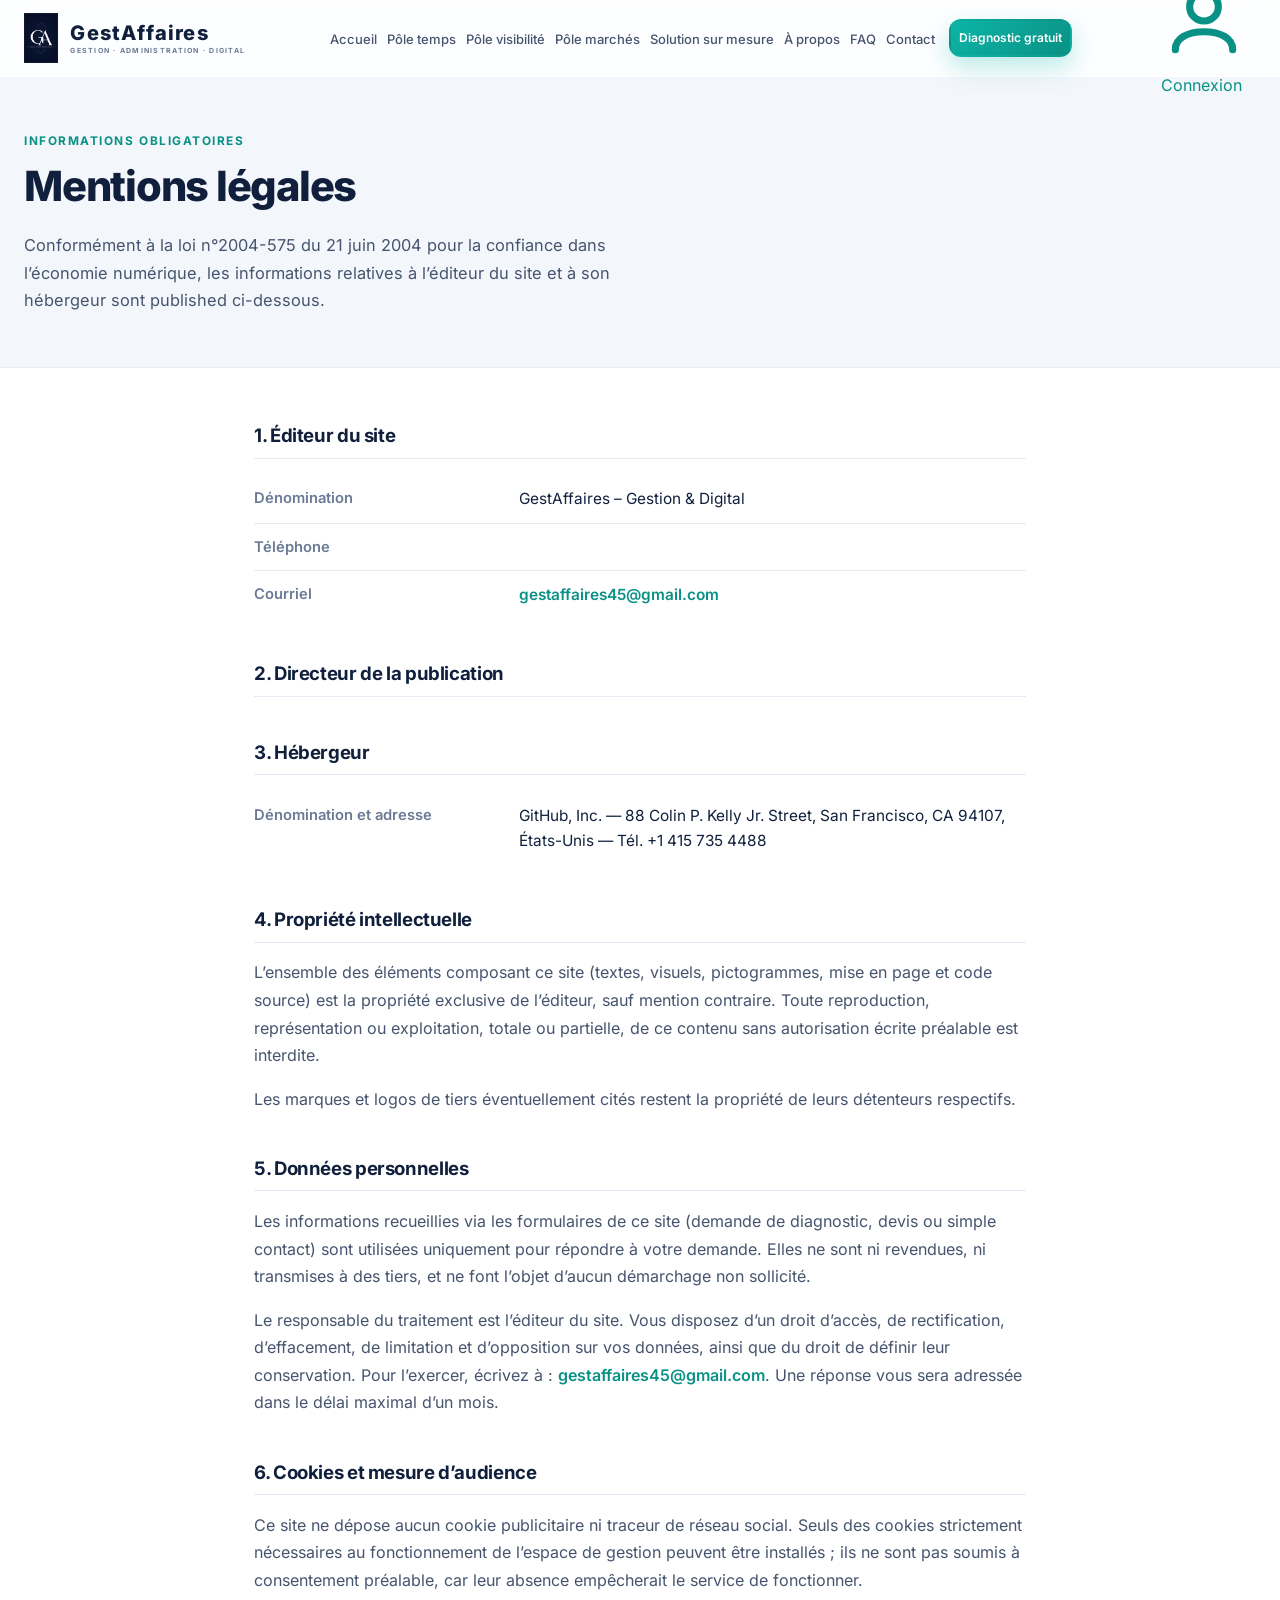
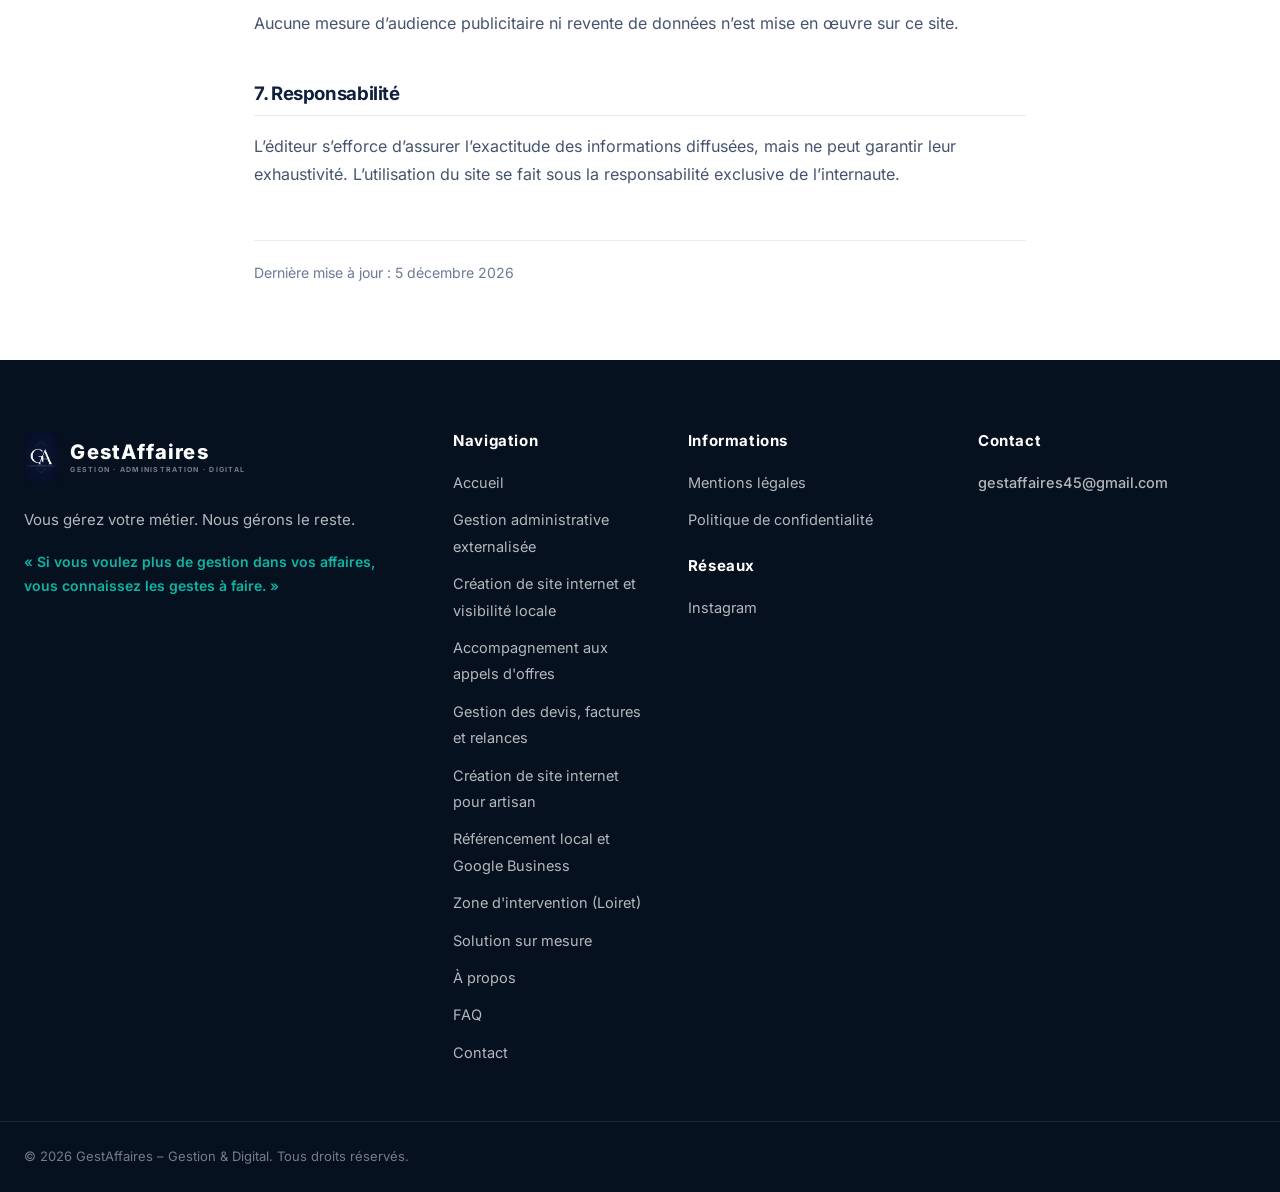
<file: mentions-legales.html>
<!DOCTYPE html>
<html lang="fr">
<head>
<meta charset="UTF-8">
<meta name="viewport" content="width=device-width, initial-scale=1.0">
<title>Mentions l&eacute;gales | GestAffaires</title>
<meta name="description" content="Mentions légales de GestAffaires : identité de l'éditeur, directeur de la publication, hébergeur, propriété intellectuelle et données personnelles.">
<meta name="author" content="GestAffaires">
<meta name="robots" content="index, follow">
<meta name="theme-color" content="#10203c">
<meta name="referrer" content="strict-origin-when-cross-origin">
<link rel="canonical" href="https://gestaffaires.fr/mentions-legales.html">
<meta property="og:type" content="website">
<meta property="og:site_name" content="GestAffaires">
<meta property="og:locale" content="fr_FR">
<meta property="og:title" content="Mentions l&eacute;gales | GestAffaires">
<meta property="og:description" content="Identit&eacute; de l'&eacute;diteur, directeur de la publication, h&eacute;bergeur et traitement des donn&eacute;es personnelles.">
<meta property="og:url" content="https://gestaffaires.fr/mentions-legales.html">
<meta property="og:image" content="https://gestaffaires.fr/assets/og-image.png">
<meta property="og:image:width" content="1200">
<meta property="og:image:height" content="630">
<meta name="twitter:card" content="summary_large_image">
<meta name="twitter:title" content="Mentions l&eacute;gales | GestAffaires">
<meta name="twitter:description" content="Identité de l'éditeur, directeur de la publication, hébergeur et traitement des données personnelles.">
<meta name="twitter:image" content="https://gestaffaires.fr/assets/og-image.png">
<meta name="twitter:image:alt" content="GestAffaires - Mentions l&eacute;gales">
<link rel="icon" type="image/png" sizes="32x32" href="assets/favicon-32.png">
<link rel="apple-touch-icon" sizes="180x180" href="assets/apple-touch-icon.png">
<link rel="preload" href="assets/fonts/inter-latin-var.woff2" as="font" type="font/woff2" crossorigin>
<link rel="stylesheet" href="css/style.css?v=31">
<style>
.legal-hero {
    background: var(--bg-soft);
    border-bottom: 1px solid var(--border);
    padding: calc(var(--header-h) + 56px) 0 52px;
}
.legal-eyebrow {
    font-size: .74rem;
    font-weight: 700;
    letter-spacing: .13em;
    text-transform: uppercase;
    color: var(--teal-dark);
    margin: 0 0 1em;
}
.legal-title {
    font-size: clamp(1.9rem, 5vw, 2.6rem);
    font-weight: 800;
    line-height: 1.15;
    letter-spacing: -.03em;
    color: var(--ink);
    margin: 0 0 .5em;
}
.legal-intro {
    max-width: 62ch;
    font-size: 1.02rem;
    line-height: 1.7;
    color: var(--text);
    margin: 0;
}
.legal-body {
    padding: 56px 0 76px;
}
.legal-inner {
    max-width: 820px;
}
.legal-block {
    margin: 0 0 44px;
}
.legal-block h2 {
    font-size: 1.16rem;
    font-weight: 700;
    color: var(--ink);
    margin: 0 0 .9em;
    padding-bottom: .55em;
    border-bottom: 1px solid var(--border);
}
.legal-block p {
    font-size: 1rem;
    line-height: 1.72;
    color: var(--text);
    margin: 0 0 1em;
}
.legal-block a {
    color: var(--teal-dark);
    font-weight: 600;
}
.legal-list {
    margin: 0;
}
.legal-list > div {
    display: grid;
    grid-template-columns: minmax(150px, 32%) 1fr;
    gap: 8px 18px;
    padding: 11px 0;
    border-bottom: 1px solid var(--border);
}
.legal-list > div:last-child {
    border-bottom: 0;
}
.legal-list dt {
    font-size: .92rem;
    font-weight: 600;
    color: var(--muted);
}
.legal-list dd {
    margin: 0;
    font-size: .96rem;
    color: var(--ink);
    overflow-wrap: anywhere;
}
.legal-foot {
    font-size: .88rem;
    color: var(--muted);
    margin: 52px 0 0;
    padding-top: 20px;
    border-top: 1px solid var(--border);
}
[hidden] {
    display: none !important;
}
@media (max-width: 620px) {
    .legal-list > div {
        grid-template-columns: 1fr;
        gap: 2px;
    }
    .legal-body {
        padding: 40px 0 56px;
    }
}
</style>
</head>
<body>
<a class="skip-link" href="#contenu">Aller au contenu</a>
<header class="site-header" id="haut">
   <div class="container header-inner">
    <a class="brand" href="index.html" aria-label="GestAffaires – retour à l'accueil"><img class="brand-mark" src="assets/logo.png" alt=""><span class="brand-text">GestAffaires<span class="brand-sub">GESTION · ADMINISTRATION · DIGITAL</span></span></a>    <nav class="main-nav" id="main-nav" aria-label="Navigation principale">
     <ul class="nav-list">
      <li>
       <a href="index.html" class="nav-link">Accueil</a></li>
      <li>
       <a href="pole-temps.html" class="nav-link">Pôle temps</a></li>
      <li>
       <a href="pole-visibilite.html" class="nav-link">Pôle visibilité</a></li>
      <li>
       <a href="pole-marches.html" class="nav-link">Pôle marchés</a></li>
      <li>
       <a href="#solution" class="nav-link">Solution sur mesure</a></li>
      <li>
       <a href="#a-propos" class="nav-link">À propos</a></li>
      <li>
       <a href="#faq" class="nav-link">FAQ</a></li>
      <li>
       <a href="#contact" class="nav-link">Contact</a></li>
     </ul>
     <a href="#contact" class="btn btn-primary nav-cta">Diagnostic gratuit</a></nav>
    <a class="auth-avatar" id="auth-trigger" href="#" aria-label="Connexion" data-auth-trigger>
<svg viewBox="0 0 24 24" fill="none" stroke="currentColor" stroke-width="2" stroke-linecap="round" stroke-linejoin="round" aria-hidden="true"><circle cx="12" cy="8" r="4"/><path d="M4 20c0-3.2 3.4-5 8-5s8 1.8 8 5"/></svg>

    <span data-auth-label>Connexion</span></a>    <button class="nav-toggle" id="nav-toggle" aria-expanded="false" aria-controls="main-nav" aria-label="Ouvrir le menu">
     <span></span><span></span><span></span></button>
   </div>
  </header>
<main id="contenu">
  <section class="legal-hero">
    <div class="container">
      <p class="legal-eyebrow">Informations obligatoires</p>
      <h1 class="legal-title">Mentions l&eacute;gales</h1>
      <p class="legal-intro">
        Conform&eacute;ment &agrave; la loi n&deg;2004-575 du 21 juin 2004 pour la confiance
        dans l&rsquo;&eacute;conomie num&eacute;rique, les informations relatives
        &agrave; l&rsquo;&eacute;diteur du site et &agrave; son h&eacute;bergeur sont
        published ci-dessous.
      </p>
    </div>
  </section>

  <section class="legal-body">
    <div class="container legal-inner">

      <article class="legal-block">
        <h2>1. &Eacute;diteur du site</h2>
        <dl class="legal-list">
          <div data-site-if="company">
            <dt>D&eacute;nomination</dt>
            <dd data-site="company" data-site-content="text">GestAffaires &ndash; Gestion &amp; Digital</dd>
          </div>
          <div data-site-if="legalForm">
            <dt>Forme juridique</dt>
            <dd data-site="legalForm" data-site-content="text"></dd>
          </div>
          <div data-site-if="address">
            <dt>Adresse du si&egrave;ge</dt>
            <dd data-site="address" data-site-content="text"></dd>
          </div>
          <div data-site-if="siret">
            <dt>Num&eacute;ro SIRET</dt>
            <dd data-site="siret" data-site-content="text"></dd>
          </div>
          <div data-site-if="rcs">
            <dt>Immatriculation RCS</dt>
            <dd data-site="rcs" data-site-content="text"></dd>
          </div>
          <div>
            <dt>T&eacute;l&eacute;phone</dt>
            <dd><a href="tel:REPLACE" data-site="phoneDisplay" data-site-content="text"></a></dd>
          </div>
          <div>
            <dt>Courriel</dt>
            <dd><a href="mailto:REPLACE" data-site="email" data-site-content="text">gestaffaires45@gmail.com</a></dd>
          </div>
        </dl>
      </article>

      <article class="legal-block">
        <h2>2. Directeur de la publication</h2>
        <dl class="legal-list">
          <div data-site-if="director">
            <dt>Nom</dt>
            <dd data-site="director" data-site-content="text"></dd>
          </div>
        </dl>
      </article>

      <article class="legal-block">
        <h2>3. H&eacute;bergeur</h2>
        <dl class="legal-list">
          <div data-site-if="host">
            <dt>D&eacute;nomination et adresse</dt>
            <dd data-site="host" data-site-content="text"></dd>
          </div>
        </dl>
      </article>

      <article class="legal-block">
        <h2>4. Propri&eacute;t&eacute; intellectuelle</h2>
        <p>
          L&rsquo;ensemble des &eacute;l&eacute;ments composant ce site (textes,
          visuels, pictogrammes, mise en page et code source) est la
          propri&eacute;t&eacute; exclusive de l&rsquo;&eacute;diteur, sauf mention
          contraire. Toute reproduction, repr&eacute;sentation ou
          exploitation, totale ou partielle, de ce contenu sans
          autorisation &eacute;crite pr&eacute;alable est interdite.
        </p>
        <p>
          Les marques et logos de tiers &eacute;ventuellement cit&eacute;s restent
          la propri&eacute;t&eacute; de leurs d&eacute;tenteurs respectifs.
        </p>
      </article>

      <article class="legal-block">
        <h2 id="donnees">5. Donn&eacute;es personnelles</h2>
        <p>
          Les informations recueillies via les formulaires de ce site
          (demande de diagnostic, devis ou simple contact) sont
          utilis&eacute;es uniquement pour r&eacute;pondre &agrave; votre demande.
          Elles ne sont ni revendues, ni transmises &agrave; des tiers, et ne
          font l&rsquo;objet d&rsquo;aucun d&eacute;marchage non sollicit&eacute;.
        </p>
        <p>
          Le responsable du traitement est l&rsquo;&eacute;diteur du site. Vous
          disposez d&rsquo;un droit d&rsquo;acc&egrave;s, de rectification,
          d&rsquo;effacement, de limitation et d&rsquo;opposition sur vos
          donn&eacute;es, ainsi que du droit de d&eacute;finir leur
          conservation. Pour l&rsquo;exercer, &eacute;crivez &agrave; :
          <a href="mailto:REPLACE" data-site="email" data-site-content="text">gestaffaires45@gmail.com</a>.
          Une r&eacute;ponse vous sera adress&eacute;e dans le d&eacute;lai maximal
          d&rsquo;un mois.
        </p>
      </article>

      <article class="legal-block">
        <h2>6. Cookies et mesure d&rsquo;audience</h2>
        <p>
          Ce site ne d&eacute;pose aucun cookie publicitaire ni traceur de
          r&eacute;seau social. Seuls des cookies strictement n&eacute;cessaires
          au fonctionnement de l&rsquo;espace de gestion peuvent
          &ecirc;tre install&eacute;s ; ils ne sont pas soumis &agrave; consentement
          pr&eacute;alable, car leur absence emp&ecirc;cherait le service de
          fonctionner.
        </p>
        <p>
          Aucune mesure d&rsquo;audience publicitaire ni revente de
          donn&eacute;es n&rsquo;est mise en &oelig;uvre sur ce site.
        </p>
      </article>

      <article class="legal-block">
        <h2>7. Responsabilit&eacute;</h2>
        <p>
          L&rsquo;&eacute;diteur s&rsquo;efforce d&rsquo;assurer l&rsquo;exactitude
          des informations diffus&eacute;es, mais ne peut garantir leur
          exhaustivit&eacute;. L&rsquo;utilisation du site se fait sous la
          responsabilit&eacute; exclusive de l&rsquo;internaute.
        </p>
      </article>

      <p class="legal-foot">
        Derni&egrave;re mise &agrave; jour : <span id="legal-date"></span>
      </p>
    </div>
  </section>
</main>
<footer class="site-footer" id="footer">
   <div class="container footer-grid">
    <div class="footer-brand">
     <a class="brand" href="#accueil"><img class="brand-mark" src="assets/logo.png" alt=""><span class="brand-text">GestAffaires<span class="brand-sub">GESTION · ADMINISTRATION · DIGITAL</span></span></a>     <p>
      Vous gérez votre métier. Nous gérons le reste.</p>
     <p class="footer-tagline">
      « Si vous voulez plus de gestion dans vos affaires,<br>vous connaissez les gestes à faire. »</p>
    </div>
    <nav class="footer-col" aria-label="Liens du pied de page">
     <h4>
      Navigation</h4>
     <ul>
      <li>
       <a href="#accueil">Accueil</a></li>
      <li>
       <a href="pole-temps.html">Gestion administrative externalisée</a></li>
      <li>
       <a href="pole-visibilite.html">Création de site internet et visibilité locale</a></li>
      <li>
       <a href="pole-marches.html">Accompagnement aux appels d'offres</a></li>
      <li>
       <a href="gestion-devis-factures.html">Gestion des devis, factures et relances</a></li>
      <li>
       <a href="creation-site-internet-artisan.html">Création de site internet pour artisan</a></li>
      <li>
       <a href="referencement-local-google-business.html">Référencement local et Google Business</a></li>
       <li>
        <a href="zone-intervention.html">Zone d'intervention (Loiret)</a></li>
      <li>
       <a href="#solution">Solution sur mesure</a></li>
      <li>
       <a href="#a-propos">À propos</a></li>
      <li>
       <a href="#faq">FAQ</a></li>
      <li>
       <a href="#contact">Contact</a></li>
     </ul>
    </nav>
    <nav class="footer-col" aria-label="Informations légales">
     <h4>
      Informations</h4>
     <ul>
      <li>
       <a href="mentions-legales.html">Mentions légales</a></li>
      <li>
       <a href="mentions-legales.html#donnees">Politique de confidentialité</a></li>
     </ul>
     <h4 class="footer-social-title">
      Réseaux</h4>
     <ul class="footer-social">
      <li data-site-if="linkedin" hidden>
       <a href="#" data-social="linkedin" aria-disabled="true" rel="noopener">LinkedIn</a></li>
      <li>
       <a href="#" data-social="instagram" target="_blank" rel="noopener">Instagram</a></li>
      <li data-site-if="facebook" hidden>
       <a href="#" data-social="facebook" aria-disabled="true" rel="noopener">Facebook</a></li>
     </ul>
    </nav>
    <div class="footer-col">
     <h4>
      Contact</h4>
     <ul class="footer-contact">
      <li>
       <a href="tel:REPLACE" data-site="phoneDisplay" data-site-content="text"></a></li>
      <li>
       <a href="mailto:REPLACE" data-site="email" data-site-content="text">gestaffaires45@gmail.com</a></li>
      <li>
       <a href="https://wa.me/REPLACE" target="_blank" rel="noopener">WhatsApp</a></li>
     </ul>
     <p class="coords-hint" data-site-if="address" hidden>Adresse : <span data-site="address" data-site-content="text"></span></p>
    </div>
   </div>
   <div class="footer-bottom">
    <div class="container">
     <p>
      © 2026 GestAffaires – Gestion &amp; Digital. Tous droits réservés.</p>
    </div>
   </div>
  </footer>
<script src="js/site-info.js?v=5"></script>
<script src="js/config.js?v=4"></script>
<script src="js/main.js?v=23"></script>
<script>
(function () {
  var el = document.getElementById("legal-date");
  if (!el) return;
  var d = new Date();
  var mois = ["janvier","f\u00e9vrier","mars","avril","mai","juin","juillet","ao\u00fbt","septembre","octobre","novembre","d\u00e9cembre"];
  el.textContent = d.getDate() + " " + mois[d.getMonth()] + " " + d.getFullYear();
})();
</script>
</body>
</html>
</file>
<file: css/style.css>
/* ============================================================
   GestAffaires – Gestion · Administration · Digital
   Design premium : bleu marine foncé / blanc / turquoise / violet
   ============================================================ */

/* Police auto-hébergée : le fichier couvre les cinq graisses
   (400 à 800) en un seul fichier variable, sous-ensemble latin,
   ce qui suffit aux caractères français.
   "swap" affiche le texte tout de suite avec une police de
   remplacement au lieu d'un pantalla blanc le temps du chargement. */
@font-face {
  font-family: "Inter";
  font-style: normal;
  font-weight: 400 800;
  font-display: swap;
  src: url("../assets/fonts/inter-latin-var.woff2") format("woff2");
}

:root {
  --navy-950: #06111f;
  --navy-900: #0B1B33;
  --navy-800: #12294a;
  --navy-700: #1b3358;
  --ink: #10203c;
  --text: #46546e;
  --muted: #6b7a95;
  --teal: #0CB5A6;
  --teal-dark: #0a9185;
  --teal-soft: #e3f7f4;
  --violet: #6A4CE0;
  --violet-soft: #efecfd;
  --bg: #ffffff;
  --bg-soft: #f3f6fb;
  --border: #e4ebf4;
  --white: #ffffff;
  --radius: 16px;
  --radius-sm: 10px;
  --shadow-sm: 0 2px 10px rgba(11, 27, 51, 0.06);
  --shadow-md: 0 12px 32px rgba(11, 27, 51, 0.1);
  --shadow-lg: 0 24px 60px rgba(11, 27, 51, 0.16);
  --header-h: 76px;
  --container: 1280px;
}

* { box-sizing: border-box; margin: 0; padding: 0; }

html {
  scroll-behavior: smooth;
  scroll-padding-top: calc(var(--header-h) + 12px);
}

body {
  font-family: "Inter", -apple-system, BlinkMacSystemFont, "Segoe UI", Roboto, Arial, sans-serif;
  color: var(--text);
  background: var(--bg);
  font-size: 16px;
  line-height: 1.65;
  -webkit-font-smoothing: antialiased;
  overflow-x: hidden;
}

img { max-width: 100%; display: block; }
a { color: var(--teal-dark); text-decoration: none; }
a:hover { text-decoration: none; }
ul { list-style: none; }

h1, h2, h3, h4 {
  color: var(--ink);
  line-height: 1.25;
  font-weight: 700;
  letter-spacing: -0.02em;
}

.container {
  max-width: var(--container);
  margin: 0 auto;
  padding: 0 24px;
}

.container-narrow { max-width: 820px; }

.section { padding: 96px 0; }
.section-soft { background: var(--bg-soft); }

/* ---------- Utilitaires texte ---------- */
.eyebrow {
  display: inline-block;
  font-size: 13px;
  font-weight: 700;
  letter-spacing: 0.14em;
  text-transform: uppercase;
  color: var(--teal-dark);
  margin-bottom: 14px;
}

.section-head { max-width: 760px; margin: 0 auto 56px; text-align: center; }
.section-head h2 { font-size: clamp(28px, 4vw, 40px); margin-bottom: 16px; }
.section-sub { color: var(--muted); font-size: 17px; }
.section-text { color: var(--text); font-size: 16px; }
.section-sub-text { color: var(--muted); font-size: 17px; margin-bottom: 28px; }

.text-accent {
  background: linear-gradient(120deg, var(--teal), var(--violet));
  -webkit-background-clip: text;
  background-clip: text;
  color: transparent;
}

/* ---------- Boutons ---------- */
.btn {
  display: inline-flex;
  align-items: center;
  justify-content: center;
  gap: 8px;
  padding: 14px 26px;
  border-radius: 12px;
  font-weight: 600;
  font-size: 15px;
  line-height: 1.2;
  cursor: pointer;
  transition: transform 0.2s ease, box-shadow 0.2s ease, background 0.2s ease, color 0.2s ease, border-color 0.2s ease;
  border: 2px solid transparent;
  text-align: center;
  white-space: nowrap;
}

.btn-lg { padding: 16px 32px; font-size: 16px; }
.btn-block { width: 100%; }

.btn-primary {
  background: linear-gradient(135deg, var(--teal) 0%, var(--teal-dark) 100%);
  color: var(--white);
  box-shadow: 0 10px 24px rgba(12, 181, 166, 0.28);
}
.btn-primary:hover {
  transform: translateY(-2px);
  box-shadow: 0 16px 32px rgba(12, 181, 166, 0.36);
}
.btn-primary:active { transform: translateY(0); }

.btn-outline {
  background: var(--white);
  color: var(--ink);
  border-color: var(--border);
  box-shadow: var(--shadow-sm);
}
.btn-outline:hover {
  border-color: var(--teal);
  color: var(--teal-dark);
  transform: translateY(-2px);
  box-shadow: var(--shadow-md);
}

.btn-ghost {
  background: transparent;
  color: var(--white);
  border-color: rgba(255, 255, 255, 0.35);
}
.btn-ghost:hover {
  background: rgba(255, 255, 255, 0.08);
  border-color: rgba(255, 255, 255, 0.6);
  transform: translateY(-2px);
}

.btn-ghost-light {
  background: rgba(255, 255, 255, 0.06);
  color: var(--white);
  border-color: rgba(255, 255, 255, 0.35);
}
.btn-ghost-light:hover {
  background: rgba(255, 255, 255, 0.12);
  border-color: rgba(255, 255, 255, 0.6);
  transform: translateY(-2px);
}

.skip-link {
  position: absolute;
  left: -999px;
  top: 8px;
  z-index: 1000;
  background: var(--navy-900);
  color: var(--white);
  padding: 10px 18px;
  border-radius: 8px;
}
.skip-link:focus { left: 8px; }

:focus-visible { outline: 3px solid rgba(12, 181, 166, 0.55); outline-offset: 2px; }

/* ---------- Confort tactile (téléphones, tablettes) ---------- */
@media (hover: none), (pointer: coarse) {
  body { -webkit-tap-highlight-color: transparent; }
  button, .btn, a, select, input, textarea { touch-action: manipulation; }
  .btn:active { transform: scale(0.97); }
  .nav-link:active { background: var(--teal-soft); }
}

/* ============================================================
   HEADER
   ============================================================ */
.site-header {
  position: fixed;
  top: 0;
  left: 0;
  right: 0;
  z-index: 900;
  background: rgba(255, 255, 255, 0.82);
  backdrop-filter: blur(14px);
  -webkit-backdrop-filter: blur(14px);
  border-bottom: 1px solid transparent;
  transition: background 0.3s ease, box-shadow 0.3s ease, border-color 0.3s ease;
}
.site-header.scrolled {
  background: rgba(255, 255, 255, 0.95);
  border-color: var(--border);
  box-shadow: 0 6px 24px rgba(11, 27, 51, 0.08);
}

.header-inner {
  display: flex;
  align-items: center;
  justify-content: space-between;
  height: var(--header-h);
  gap: 24px;
}

.brand {
  display: inline-flex;
  align-items: center;
  gap: 12px;
  color: var(--ink);
}
.brand-mark { display: block; flex: none; height: 50px; width: auto; }
.brand-mark svg { width: 40px; height: 50px; }
.brand-text {
  font-size: 20px;
  font-weight: 800;
  letter-spacing: 0.06em;
  display: flex;
  flex-direction: column;
  line-height: 1.1;
}
.brand-sub {
  font-size: 7px;
  font-weight: 700;
  letter-spacing: 0.18em;
  color: var(--muted);
  margin-top: 3px;
  white-space: nowrap;
}

.main-nav {
  display: flex;
  align-items: center;
  gap: 16px;
}
.main-nav ul {
  display: flex;
  align-items: center;
  gap: 2px;
  flex-wrap: nowrap;
}
/* Chaque lien reste sur une seule ligne : sans cela les libellés longs
   (« Solution sur mesure ») passent sur deux lignes et décalent la rangée
   dès que la place manque sur l'accueil, qui a 8 liens contre 6 sur
   les pages pôles. */
.nav-link {
  position: relative;
  color: var(--text);
  font-weight: 500;
  font-size: 13.5px;
  padding: 9px 9px;
  border-radius: 8px;
  white-space: nowrap;
  transition: color 0.2s ease, background 0.2s ease;
}
.nav-link:hover { color: var(--teal-dark); background: var(--teal-soft); }
.nav-link.active { color: var(--teal-dark); font-weight: 600; }
.nav-cta { padding: 11px 16px; font-size: 13px; white-space: nowrap; }

.nav-toggle {
  display: none;
  flex-direction: column;
  justify-content: center;
  gap: 5px;
  width: 46px;
  height: 46px;
  background: var(--bg-soft);
  border: 1px solid var(--border);
  border-radius: 12px;
  cursor: pointer;
  padding: 12px;
}
.nav-toggle span {
  display: block;
  height: 2px;
  border-radius: 2px;
  background: var(--ink);
  transition: transform 0.3s ease, opacity 0.3s ease;
}
.nav-toggle.open span:nth-child(1) { transform: translateY(7px) rotate(45deg); }
.nav-toggle.open span:nth-child(2) { opacity: 0; }
.nav-toggle.open span:nth-child(3) { transform: translateY(-7px) rotate(-45deg); }

/* ============================================================
   HERO
   ============================================================ */
.hero {
  position: relative;
  padding: calc(var(--header-h) + 72px) 0 72px;
  background: linear-gradient(180deg, var(--navy-950) 0%, var(--navy-900) 60%, var(--navy-800) 100%);
  color: var(--white);
  overflow: hidden;
}
.hero-bg {
  position: absolute;
  inset: 0;
  background-image:
    radial-gradient(circle at 20% 15%, rgba(12, 181, 166, 0.16), transparent 42%),
    radial-gradient(circle at 85% 70%, rgba(106, 76, 224, 0.18), transparent 45%),
    linear-gradient(rgba(255, 255, 255, 0.035) 1px, transparent 1px),
    linear-gradient(90deg, rgba(255, 255, 255, 0.035) 1px, transparent 1px);
  background-size: auto, auto, 46px 46px, 46px 46px;
  mask-image: linear-gradient(180deg, rgba(0,0,0,0.9), rgba(0,0,0,0.4));
  -webkit-mask-image: linear-gradient(180deg, rgba(0,0,0,0.9), rgba(0,0,0,0.4));
  pointer-events: none;
}

.hero-inner {
  position: relative;
  display: grid;
  grid-template-columns: 1.05fr 0.95fr;
  gap: 56px;
  align-items: center;
}
.hero h1 {
  color: var(--white);
  font-size: clamp(34px, 5vw, 56px);
  font-weight: 800;
  letter-spacing: -0.03em;
  margin-bottom: 20px;
}
.hero-slogan {
  color: #7CE8C8;
  font-size: 16px;
  font-weight: 600;
  font-style: italic;
  max-width: 560px;
  margin: 0 0 14px;
  padding-left: 14px;
  border-left: 3px solid var(--teal);
}
.hero-lead {
  color: rgba(255, 255, 255, 0.82);
  font-size: 18px;
  max-width: 560px;
  margin-bottom: 32px;
}
.hero-actions {
  display: flex;
  flex-wrap: wrap;
  gap: 16px;
  margin-bottom: 32px;
}
.hero-trust {
  display: flex;
  flex-wrap: wrap;
  gap: 10px 24px;
  color: rgba(255, 255, 255, 0.75);
  font-size: 14px;
  font-weight: 500;
}

/* Visuel héro */
.hero-visual { position: relative; }
.visual-frame {
  position: relative;
  background: rgba(255, 255, 255, 0.06);
  border: 1px solid rgba(255, 255, 255, 0.12);
  border-radius: 24px;
  padding: 20px;
  box-shadow: var(--shadow-lg);
}
.visual-frame svg { width: 100%; height: auto; }

.floating-card {
  position: absolute;
  display: flex;
  align-items: center;
  gap: 10px;
  background: var(--white);
  color: var(--ink);
  font-weight: 600;
  font-size: 13px;
  padding: 12px 16px;
  border-radius: 14px;
  box-shadow: var(--shadow-md);
  white-space: nowrap;
  animation: float 5s ease-in-out infinite;
}
.floating-card svg { width: 26px; height: 26px; flex: none; }
.fc-1 { top: 6%; left: -6%; }
.fc-2 { bottom: 18%; left: -10%; animation-delay: -2s; }
.fc-3 { top: 40%; right: -6%; animation-delay: -3.4s; }

@keyframes float {
  0%, 100% { transform: translateY(0); }
  50% { transform: translateY(-10px); }
}

/* --- Avantages sous le hero --- */
.adv-grid {
  position: relative;
  display: grid;
  grid-template-columns: repeat(3, 1fr);
  gap: 24px;
  margin-top: 72px;
}
.adv-card {
  background: rgba(255, 255, 255, 0.05);
  border: 1px solid rgba(255, 255, 255, 0.12);
  border-radius: var(--radius);
  padding: 32px 28px;
  transition: transform 0.25s ease, background 0.25s ease, border-color 0.25s ease;
}
.adv-card:hover {
  transform: translateY(-6px);
  background: rgba(255, 255, 255, 0.09);
  border-color: rgba(12, 181, 166, 0.4);
}
.adv-ico {
  display: inline-flex;
  align-items: center;
  justify-content: center;
  width: 54px;
  height: 54px;
  font-size: 24px;
  background: rgba(12, 181, 166, 0.14);
  border: 1px solid rgba(12, 181, 166, 0.35);
  border-radius: 14px;
  margin-bottom: 18px;
}
.adv-card h2 { color: var(--white); font-size: 19px; margin-bottom: 8px; }
.adv-card p { color: rgba(255, 255, 255, 0.72); font-size: 15px; }

/* ============================================================
   GRILLES / CARTES
   ============================================================ */
.grid-4 {
  display: grid;
  grid-template-columns: repeat(4, 1fr);
  gap: 24px;
}

.feature-card {
  background: var(--white);
  border: 1px solid var(--border);
  border-radius: var(--radius);
  padding: 34px 28px;
  box-shadow: var(--shadow-sm);
  transition: transform 0.25s ease, box-shadow 0.25s ease, border-color 0.25s ease;
}
.feature-card:hover {
  transform: translateY(-6px);
  box-shadow: var(--shadow-md);
  border-color: rgba(12, 181, 166, 0.35);
}
.feature-ico {
  display: inline-flex;
  align-items: center;
  justify-content: center;
  width: 56px;
  height: 56px;
  border-radius: 14px;
  margin-bottom: 20px;
}
.feature-ico svg { width: 26px; height: 26px; }
.i-teal { background: var(--teal-soft); color: var(--teal-dark); }
.i-violet { background: var(--violet-soft); color: var(--violet); }
.feature-card h3 { font-size: 18px; margin-bottom: 10px; }
.feature-card p { font-size: 15px; color: var(--muted); }

/* ============================================================
   SERVICES
   ============================================================ */
.serv-grid {
  display: grid;
  grid-template-columns: repeat(2, 1fr);
  gap: 24px;
  align-items: stretch;
}
.serv-card {
  display: flex;
  flex-direction: column;
  background: var(--white);
  border: 1px solid var(--border);
  border-radius: 20px;
  padding: 34px 30px;
  box-shadow: var(--shadow-sm);
  transition: transform 0.25s ease, box-shadow 0.25s ease;
}
.serv-card:hover { transform: translateY(-6px); box-shadow: var(--shadow-md); }

.serv-tag {
  display: inline-block;
  font-size: 13px;
  font-weight: 700;
  letter-spacing: 0.1em;
  text-transform: uppercase;
  padding: 8px 14px;
  border-radius: 999px;
  margin-bottom: 18px;
}
.t-teal { background: var(--teal-soft); color: var(--teal-dark); }
.t-violet { background: var(--violet-soft); color: var(--violet); }
.t-navy { background: #e8edf6; color: var(--navy-800); }

.serv-head p { color: var(--muted); font-size: 15px; margin-bottom: 22px; }

.serv-list {
  display: flex;
  flex-direction: column;
  gap: 10px;
  flex: 1;
  margin-bottom: 24px;
}
.serv-list li {
  position: relative;
  padding-left: 26px;
  font-size: 15px;
  color: var(--text);
}
.serv-list li::before {
  content: "";
  position: absolute;
  left: 2px;
  top: 8px;
  width: 8px;
  height: 8px;
  border-radius: 3px;
  background: var(--teal);
  opacity: 0.85;
}

.serv-note {
  font-size: 13px;
  color: var(--muted);
  background: var(--bg-soft);
  border-left: 3px solid var(--teal);
  border-radius: 0 10px 10px 0;
  padding: 14px 16px;
}
.serv-note strong { color: var(--ink); }

/* Pôles de services (affichage allégé par besoin) */
.serv-poles {
  display: grid;
  grid-template-columns: repeat(3, 1fr);
  gap: 24px;
  align-items: stretch;
}
.serv-pole {
  display: flex;
  flex-direction: column;
  background: var(--white);
  border: 1px solid var(--border);
  border-radius: 20px;
  padding: 32px 28px;
  box-shadow: var(--shadow-sm);
  transition: transform 0.25s ease, box-shadow 0.25s ease;
  color: inherit;
  text-decoration: none;
}
.serv-pole:hover { transform: translateY(-6px); box-shadow: var(--shadow-md); }
.serv-pole .serv-tag { margin-bottom: 16px; }
.serv-pole h3 { font-size: 19px; margin-bottom: 10px; }
.serv-pole-lead { color: var(--muted); font-size: 15px; margin-bottom: 22px; }

.serv-high {
  display: flex;
  flex-direction: column;
  gap: 12px;
  margin-bottom: 22px;
}
.serv-high li {
  position: relative;
  padding-left: 30px;
  font-size: 15px;
  font-weight: 600;
  line-height: 1.4;
  color: var(--text);
}
.serv-high li::before {
  content: "✓";
  position: absolute;
  left: 0;
  top: 0;
  width: 20px;
  height: 20px;
  line-height: 20px;
  text-align: center;
  border-radius: 6px;
  background: var(--teal-soft);
  color: var(--teal-dark);
  font-size: 13px;
  font-weight: 800;
}

.serv-detail {
  margin-top: auto;
  margin-bottom: 20px;
  border-top: 1px dashed var(--border);
  padding-top: 14px;
}
.serv-detail summary {
  cursor: pointer;
  list-style: none;
  font-size: 14px;
  font-weight: 700;
  color: var(--teal-dark);
}
.serv-detail summary::-webkit-details-marker { display: none; }
.serv-detail summary::after { content: " ＋"; color: var(--teal); }
.serv-detail[open] summary::after { content: " －"; }
.serv-detail-body { padding-top: 14px; }
.serv-detail-title {
  font-size: 12px;
  text-transform: uppercase;
  letter-spacing: 0.08em;
  color: var(--navy-800);
  margin-bottom: 8px;
}
.serv-detail-body .serv-list { margin-bottom: 14px; }

/* ============================================================
   APPELS D'OFFRES
   ============================================================ */
.ao-quote {
  background: linear-gradient(135deg, var(--navy-900), var(--navy-800));
  border-radius: 20px;
  padding: 30px 28px;
  text-align: center;
  margin-bottom: 52px;
}
.ao-quote p {
  color: #fff;
  font-size: clamp(17px, 2.1vw, 22px);
  font-weight: 800;
  letter-spacing: 0.04em;
  line-height: 1.6;
}
.ao-steps {
  display: grid;
  grid-template-columns: repeat(5, 1fr);
  gap: 18px;
  margin-bottom: 52px;
  list-style: none;
  padding: 0;
}
.ao-step {
  position: relative;
  display: flex;
  flex-direction: column;
  background: var(--white);
  border: 1px solid var(--border);
  border-radius: 18px;
  padding: 26px 22px;
  box-shadow: var(--shadow-sm);
  transition: transform 0.25s ease, box-shadow 0.25s ease;
}
.ao-step:hover { transform: translateY(-6px); box-shadow: var(--shadow-md); }
.ao-num {
  display: inline-flex;
  align-items: center;
  justify-content: center;
  width: 32px;
  height: 32px;
  border-radius: 50%;
  background: var(--violet-soft);
  color: var(--violet);
  font-weight: 800;
  font-size: 15px;
  margin-bottom: 14px;
}
.ao-step h3 { font-size: 16px; margin-bottom: 12px; line-height: 1.35; }
.ao-step ul { list-style: none; padding: 0; margin: 0; display: flex; flex-direction: column; gap: 8px; }
.ao-step li {
  position: relative;
  padding-left: 18px;
  font-size: 13.5px;
  color: var(--muted);
}
.ao-step li::before {
  content: "→";
  position: absolute;
  left: 0;
  top: 0;
  color: var(--violet);
  font-weight: 700;
}

.ao-blocks {
  display: grid;
  grid-template-columns: 1fr 1fr;
  gap: 22px;
  margin-bottom: 40px;
}
.ao-block {
  background: var(--white);
  border: 1px solid var(--border);
  border-radius: 18px;
  padding: 28px 26px;
  box-shadow: var(--shadow-sm);
}
.ao-ico { font-size: 28px; line-height: 1; }
.ao-block h3 {
  font-size: 15px;
  letter-spacing: 0.06em;
  margin: 12px 0 8px;
  color: var(--ink);
}
.ao-block p { font-size: 15px; color: var(--muted); }

.ao-cta { text-align: center; margin-bottom: 24px; }
.ao-tarif {
  font-size: 13px;
  font-weight: 800;
  letter-spacing: 0.14em;
  color: var(--teal-dark);
  margin-bottom: 12px;
}
.ao-legal {
  max-width: 780px;
  margin: 0 auto;
  text-align: center;
  font-size: 12.5px;
  color: var(--muted);
}

/* ============================================================
   FORMULES
   ============================================================ */
.price-grid {
  display: grid;
  grid-template-columns: repeat(4, 1fr);
  gap: 22px;
  margin-bottom: 64px;
}
.price-card {
  position: relative;
  display: flex;
  flex-direction: column;
  background: var(--white);
  border: 1px solid var(--border);
  border-radius: 20px;
  padding: 32px 26px;
  box-shadow: var(--shadow-sm);
  transition: transform 0.25s ease, box-shadow 0.25s ease, border-color 0.25s ease;
}
.price-card:hover {
  transform: translateY(-6px);
  box-shadow: var(--shadow-md);
  border-color: rgba(12, 181, 166, 0.4);
}

.price-card.featured {
  border: 2px solid var(--teal);
  box-shadow: 0 18px 44px rgba(12, 181, 166, 0.22);
  background: linear-gradient(180deg, #ffffff 0%, #f4fdfb 100%);
}
.featured-badge {
  position: absolute;
  top: -14px;
  left: 50%;
  transform: translateX(-50%);
  background: linear-gradient(135deg, var(--teal), var(--teal-dark));
  color: #fff;
  font-size: 12px;
  font-weight: 700;
  letter-spacing: 0.06em;
  text-transform: uppercase;
  padding: 7px 16px;
  border-radius: 999px;
  box-shadow: 0 8px 20px rgba(12, 181, 166, 0.35);
  white-space: nowrap;
}

.price-name {
  font-size: 19px;
  font-weight: 700;
  margin-bottom: 14px;
  letter-spacing: 0.02em;
}
.plus { color: var(--teal-dark); }
.price-amount {
  font-size: 15px;
  color: var(--muted);
  margin-bottom: 12px;
  line-height: 1.4;
}
.price-amount span {
  display: block;
  font-size: 32px;
  font-weight: 800;
  color: var(--ink);
  letter-spacing: -0.03em;
}
.price-hours {
  font-size: 13px;
  font-weight: 600;
  color: var(--teal-dark);
  background: var(--teal-soft);
  display: inline-block;
  padding: 6px 12px;
  border-radius: 999px;
  margin-bottom: 16px;
}
.price-cat {
  font-size: 14px;
  font-weight: 600;
  color: var(--violet);
  text-transform: uppercase;
  letter-spacing: 0.06em;
  margin-bottom: 18px;
}
.price-cat-sm { font-size: 13px; color: var(--muted); margin-bottom: 16px; }

.price-list {
  display: flex;
  flex-direction: column;
  gap: 9px;
  flex: 1;
  margin-bottom: 22px;
}
.price-list li {
  position: relative;
  padding-left: 24px;
  font-size: 14.5px;
  color: var(--text);
}
.price-list li::before {
  content: "✓";
  position: absolute;
  left: 0;
  top: 0;
  color: var(--teal-dark);
  font-weight: 700;
}

.price-scale {
  display: flex;
  flex-direction: column;
  gap: 8px;
  flex: 1;
  margin-bottom: 18px;
}
.price-scale li {
  display: flex;
  justify-content: space-between;
  align-items: center;
  background: var(--bg-soft);
  border-radius: 10px;
  padding: 10px 14px;
  font-size: 14.5px;
  font-weight: 600;
  color: var(--ink);
}
.price-scale li span:last-child { color: var(--teal-dark); }

.price-extra {
  font-size: 13.5px;
  font-weight: 600;
  color: var(--muted);
  background: var(--bg-soft);
  border: 1px dashed var(--border);
  border-radius: 10px;
  padding: 10px 14px;
  text-align: center;
  margin-bottom: 16px;
}
.price-hint {
  font-size: 12.5px;
  color: var(--muted);
  background: var(--violet-soft);
  border-radius: 10px;
  padding: 10px 14px;
  margin-bottom: 16px;
}

.swipe-hint { display: none; }

/* ============================================================
   CALCULATEUR
   ============================================================ */
.calculator {
  position: relative;
  max-width: 900px;
  margin: 0 auto;
  background: var(--white);
  border: 1px solid var(--border);
  border-radius: 24px;
  padding: 48px 44px;
  box-shadow: var(--shadow-md);
  text-align: center;
  overflow: hidden;
}
.calculator::before {
  content: "";
  position: absolute;
  top: 0;
  left: 0;
  right: 0;
  height: 5px;
  background: linear-gradient(90deg, var(--teal), var(--violet));
}
.calc-head h3 { font-size: 26px; margin-bottom: 12px; }
.calc-head p { color: var(--muted); margin-bottom: 30px; }

.calc-options {
  display: flex;
  flex-wrap: wrap;
  justify-content: center;
  gap: 12px;
  margin-bottom: 34px;
}
.calc-opt {
  padding: 14px 26px;
  border-radius: 12px;
  border: 2px solid var(--border);
  background: var(--white);
  color: var(--ink);
  font-size: 16px;
  font-weight: 600;
  cursor: pointer;
  transition: all 0.2s ease;
}
.calc-opt:hover { border-color: var(--teal); color: var(--teal-dark); }
.calc-opt.selected {
  border-color: var(--teal);
  background: linear-gradient(135deg, var(--teal), var(--teal-dark));
  color: var(--white);
  box-shadow: 0 10px 22px rgba(12, 181, 166, 0.3);
}

.calc-result {
  padding: 28px;
  border-radius: 16px;
  background: var(--bg-soft);
  margin-bottom: 28px;
  min-height: 120px;
  display: flex;
  flex-direction: column;
  justify-content: center;
  align-items: center;
}
.calc-label {
  font-size: 13px;
  font-weight: 700;
  letter-spacing: 0.1em;
  text-transform: uppercase;
  color: var(--muted);
  margin-bottom: 6px;
}
.calc-price {
  font-size: 40px;
  font-weight: 800;
  color: var(--ink);
  letter-spacing: -0.03em;
  margin-bottom: 4px;
}
.calc-price small { font-size: 18px; font-weight: 600; color: var(--muted); }
.calc-note { font-size: 15px; color: var(--muted); max-width: 520px; }
.calc-note strong { color: var(--teal-dark); }

/* ============================================================
   CRÉATION DE SITE
   ============================================================ */
.creation-wrap {
  display: grid;
  grid-template-columns: 1fr 1.1fr;
  gap: 64px;
  align-items: center;
}
.creation-content { max-width: 520px; }

.creation-visual { position: relative; }
.browser {
  background: var(--white);
  border: 1px solid var(--border);
  border-radius: 18px;
  box-shadow: var(--shadow-lg);
  overflow: hidden;
}
.browser-bar {
  display: flex;
  align-items: center;
  gap: 7px;
  padding: 14px 18px;
  background: var(--bg-soft);
  border-bottom: 1px solid var(--border);
}
.browser-bar span {
  width: 11px; height: 11px; border-radius: 50%;
  background: #dbe3ee;
}
.browser-bar span:nth-child(1) { background: #ffb4a2; }
.browser-bar span:nth-child(2) { background: #ffd97a; }
.browser-bar span:nth-child(3) { background: #9fe3b4; }
.browser-bar i {
  flex: 1;
  height: 24px;
  margin-left: 12px;
  background: var(--white);
  border: 1px solid var(--border);
  border-radius: 8px;
}
.browser-body {
  background: linear-gradient(180deg, #f7f9fc 0%, #fff 100%);
  padding: 26px;
}
.bs-logo {
  width: 90px;
  height: 30px;
  border-radius: 8px;
  background: linear-gradient(135deg, var(--teal), var(--teal-dark));
  margin-bottom: 20px;
}
.bs-title {
  width: 60%;
  height: 16px;
  border-radius: 6px;
  background: var(--navy-900);
  margin-bottom: 12px;
}
.bs-line {
  height: 10px;
  border-radius: 6px;
  background: #dfe7f1;
  margin-bottom: 8px;
}
.w90 { width: 92%; }
.w70 { width: 72%; }
.bs-cards { display: flex; gap: 10px; margin: 18px 0; }
.bs-cards span {
  flex: 1;
  height: 64px;
  border-radius: 10px;
  background: #eef3f9;
  border: 1px solid #e2eaf4;
}
.bs-cards span:nth-child(2) { background: var(--teal-soft); border-color: rgba(12, 181, 166, 0.4); }
.bs-btn {
  width: 120px;
  height: 34px;
  border-radius: 9px;
  background: linear-gradient(135deg, var(--teal), var(--teal-dark));
}

.creation-option {
  background: var(--white);
  border: 1px solid var(--border);
  border-radius: 18px;
  padding: 28px;
  box-shadow: var(--shadow-sm);
  margin-bottom: 20px;
  transition: transform 0.25s ease, box-shadow 0.25s ease;
}
.creation-option:hover { transform: translateY(-4px); box-shadow: var(--shadow-md); }
.creation-option.slim { background: var(--bg-soft); }
.co-price { font-size: 15px; color: var(--muted); margin-bottom: 6px; }
.co-price strong { font-size: 26px; color: var(--ink); font-weight: 800; letter-spacing: -0.02em; }
.creation-option h3 { font-size: 18px; margin-bottom: 14px; }
.creation-option ul {
  display: grid;
  grid-template-columns: 1fr 1fr;
  gap: 8px 14px;
  margin-bottom: 22px;
}
.creation-option li {
  position: relative;
  padding-left: 22px;
  font-size: 14.5px;
  color: var(--text);
}
.creation-option li::before {
  content: "✓";
  position: absolute;
  left: 0;
  color: var(--teal-dark);
  font-weight: 700;
}

/* ============================================================
   PROCESSUS
   ============================================================ */
.steps {
  display: grid;
  grid-template-columns: repeat(5, 1fr);
  gap: 18px;
  counter-reset: step;
}
.step {
  position: relative;
  background: var(--white);
  border: 1px solid var(--border);
  border-radius: var(--radius);
  padding: 28px 22px;
  box-shadow: var(--shadow-sm);
  transition: transform 0.25s ease, box-shadow 0.25s ease;
}
.step:hover { transform: translateY(-6px); box-shadow: var(--shadow-md); }
.step-num {
  display: inline-flex;
  align-items: center;
  justify-content: center;
  width: 44px;
  height: 44px;
  border-radius: 12px;
  background: linear-gradient(135deg, var(--teal), var(--teal-dark));
  color: #fff;
  font-weight: 800;
  font-size: 17px;
  margin-bottom: 16px;
}
.step h3 { font-size: 16.5px; margin-bottom: 8px; }
.step p { font-size: 14px; color: var(--muted); }

/* ============================================================
   SECTEURS
   ============================================================ */
.sector-grid {
  display: grid;
  grid-template-columns: repeat(3, 1fr);
  gap: 20px;
}
.sector-card {
  display: flex;
  align-items: center;
  gap: 16px;
  background: var(--white);
  border: 1px solid var(--border);
  border-radius: var(--radius);
  padding: 24px;
  box-shadow: var(--shadow-sm);
  transition: transform 0.25s ease, box-shadow 0.25s ease, border-color 0.25s ease;
}
.sector-card:hover {
  transform: translateY(-5px);
  box-shadow: var(--shadow-md);
  border-color: rgba(106, 76, 224, 0.35);
}
.sector-emoji {
  display: inline-flex;
  align-items: center;
  justify-content: center;
  width: 54px;
  height: 54px;
  font-size: 24px;
  background: var(--bg-soft);
  border-radius: 14px;
  flex: none;
}
.sector-card h3 { font-size: 16.5px; }

.sector-more {
  text-align: center;
  margin-top: 36px;
  color: var(--muted);
  font-size: 15px;
}
.sector-more a { font-weight: 600; }

/* ============================================================
   À PROPOS
   ============================================================ */
.about-grid {
  display: grid;
  grid-template-columns: 1.2fr 0.8fr;
  gap: 64px;
  align-items: center;
}
.about-values {
  display: grid;
  grid-template-columns: 1fr 1fr;
  gap: 18px;
  margin-bottom: 26px;
}
.value {
  background: var(--white);
  border: 1px solid var(--border);
  border-radius: 14px;
  padding: 20px;
  box-shadow: var(--shadow-sm);
}
.value strong { color: var(--ink); font-size: 15px; display: block; margin-bottom: 6px; }
.value p { font-size: 14px; color: var(--muted); }
.about-note {
  font-size: 13.5px;
  color: var(--muted);
  background: var(--violet-soft);
  border-left: 3px solid var(--violet);
  border-radius: 0 10px 10px 0;
  padding: 14px 16px;
}

.about-card-visual {
  display: flex;
  flex-direction: column;
  gap: 20px;
}
.ac-big, .ac-small {
  background: var(--white);
  border: 1px solid var(--border);
  border-radius: 20px;
  padding: 30px;
  box-shadow: var(--shadow-md);
  display: flex;
  align-items: center;
  gap: 18px;
}
.ac-big { background: linear-gradient(135deg, var(--navy-900), var(--navy-700)); border-color: transparent; }
.ac-big p { color: rgba(255, 255, 255, 0.9); font-weight: 600; font-size: 16px; }
.ac-small { transform: translateX(24px); }
.ac-ico {
  display: inline-flex;
  align-items: center;
  justify-content: center;
  width: 58px;
  height: 58px;
  font-size: 24px;
  background: var(--teal-soft);
  border-radius: 16px;
  flex: none;
}
.ac-big .ac-ico { background: rgba(12, 181, 166, 0.2); }

/* ============================================================
   TÉMOIGNAGES (placeholder)
   ============================================================ */
.testimonial-placeholder {
  max-width: 640px;
  margin: 0 auto;
  text-align: center;
  background: var(--white);
  border: 1px dashed var(--border);
  border-radius: 24px;
  padding: 56px 40px;
  box-shadow: var(--shadow-sm);
}
.testimonial-placeholder p {
  font-size: 24px;
  font-weight: 600;
  color: var(--ink);
  letter-spacing: -0.02em;
  margin-bottom: 28px;
}

/* ============================================================
   FAQ
   ============================================================ */
.faq-list {
  display: flex;
  flex-direction: column;
  gap: 14px;
}
.faq-item {
  background: var(--white);
  border: 1px solid var(--border);
  border-radius: 14px;
  box-shadow: var(--shadow-sm);
  overflow: hidden;
  transition: border-color 0.2s ease, box-shadow 0.2s ease;
}
.faq-item.open { border-color: rgba(12, 181, 166, 0.45); box-shadow: var(--shadow-md); }
.faq-q {
  width: 100%;
  display: flex;
  align-items: center;
  justify-content: space-between;
  gap: 18px;
  text-align: left;
  padding: 20px 24px;
  background: none;
  border: none;
  cursor: pointer;
  font-family: inherit;
  font-size: 16px;
  font-weight: 600;
  color: var(--ink);
}
.faq-chev {
  flex: none;
  width: 12px;
  height: 12px;
  transform: translateY(2px);
  transition: transform 0.3s ease;
}
.faq-chev::before, .faq-chev::after {
  content: "";
  position: absolute;
  width: 8px;
  height: 2px;
  background: var(--teal-dark);
  border-radius: 2px;
}
.faq-item .faq-chev { position: relative; }
.faq-item .faq-chev::before { transform: rotate(45deg); left: -2px; }
.faq-item .faq-chev::after { transform: rotate(-45deg); left: 4px; top: -1px; }
.faq-item.open .faq-chev::before { transform: rotate(-45deg); }
.faq-item.open .faq-chev::after { transform: rotate(45deg); }
.faq-a {
  max-height: 0;
  overflow: hidden;
  transition: max-height 0.35s ease;
}
.faq-a p {
  padding: 0 24px 22px;
  color: var(--muted);
  font-size: 15px;
}

/* ============================================================
   CTA FINAL
   ============================================================ */
.cta-final {
  position: relative;
  background: linear-gradient(135deg, var(--navy-950) 0%, var(--navy-900) 55%, var(--navy-700) 100%);
  padding: 110px 0;
  overflow: hidden;
}
.cta-final::before {
  content: "";
  position: absolute;
  inset: 0;
  background:
    radial-gradient(circle at 15% 20%, rgba(12, 181, 166, 0.22), transparent 40%),
    radial-gradient(circle at 85% 80%, rgba(106, 76, 224, 0.25), transparent 45%);
  pointer-events: none;
}
.cta-inner {
  position: relative;
  text-align: center;
  color: var(--white);
}
.cta-inner h2 {
  color: var(--white);
  font-size: clamp(28px, 4.2vw, 44px);
  max-width: 720px;
  margin: 0 auto 18px;
}
.cta-inner > p {
  color: rgba(255, 255, 255, 0.8);
  font-size: 17px;
  max-width: 600px;
  margin: 0 auto 36px;
}
.cta-actions {
  display: flex;
  flex-wrap: wrap;
  justify-content: center;
  gap: 16px;
  margin-bottom: 34px;
}
.cta-inner .hero-trust { justify-content: center; color: rgba(255, 255, 255, 0.75); }

/* ============================================================
   CONTACT
   ============================================================ */
.contact-wrap {
  display: grid;
  grid-template-columns: 0.9fr 1.1fr;
  gap: 56px;
  align-items: start;
}
.contact-intro h2 { font-size: 32px; margin-bottom: 14px; }
.contact-points {
  display: flex;
  flex-direction: column;
  gap: 10px;
  margin: 24px 0;
  font-weight: 500;
  color: var(--text);
}
.contact-coords {
  display: flex;
  flex-direction: column;
  gap: 10px;
  margin-bottom: 12px;
}
.contact-coords a {
  font-size: 16px;
  font-weight: 600;
  color: var(--ink);
  transition: color 0.2s ease;
}
.contact-coords a:hover { color: var(--teal-dark); }
.coords-hint {
  font-size: 12px;
  color: var(--muted);
  font-style: italic;
}

.contact-form {
  background: var(--white);
  border: 1px solid var(--border);
  border-radius: 20px;
  padding: 36px;
  box-shadow: var(--shadow-md);
}
.form-row {
  display: grid;
  grid-template-columns: 1fr 1fr;
  gap: 18px;
}
.form-field { margin-bottom: 18px; }
.form-field label {
  display: block;
  font-size: 14px;
  font-weight: 600;
  color: var(--ink);
  margin-bottom: 8px;
}
/* Titre d'un groupe de cases à cocher : ce n'est pas un <label> car il
   ne désigne aucun champ précis, il nomme le groupe (aria-labelledby). */
.form-group-label {
  display: block;
  font-size: 14px;
  font-weight: 600;
  color: var(--ink);
  margin-bottom: 8px;
}
.form-field input,
.form-field select,
.form-field textarea {
  width: 100%;
  padding: 13px 16px;
  border: 1.5px solid var(--border);
  border-radius: 12px;
  font-family: inherit;
  font-size: 15px;
  color: var(--ink);
  background: var(--bg);
  transition: border-color 0.2s ease, box-shadow 0.2s ease;
}
.form-field input:focus,
.form-field select:focus,
.form-field textarea:focus {
  outline: none;
  border-color: var(--teal);
  box-shadow: 0 0 0 4px rgba(12, 181, 166, 0.14);
}
.form-field textarea { resize: vertical; }
.form-legal {
  font-size: 12.5px;
  color: var(--muted);
  margin-top: 14px;
  text-align: center;
}
/* Échec d'envoi du formulaire : l'erreur doit être aussi visible que
   le message de succès, sinon le visiteur croit avoir envoyé sa
   demande alors qu'elle est perdue. */
.form-error {
  display: block;
  margin-top: 14px;
  padding: 11px 14px;
  border: 1px solid rgba(196, 61, 61, 0.35);
  background: rgba(196, 61, 61, 0.07);
  border-radius: 12px;
  color: #a32525;
  font-size: 13.5px;
  line-height: 1.45;
  text-align: center;
}
.form-error[hidden] { display: none; }
button[type="submit"][disabled] { opacity: 0.65; cursor: progress; }

.form-success {
  background: var(--white);
  border: 1px solid rgba(12, 181, 166, 0.4);
  border-radius: 20px;
  padding: 56px 40px;
  text-align: center;
  box-shadow: var(--shadow-md);
}
.success-ico {
  display: inline-flex;
  align-items: center;
  justify-content: center;
  width: 64px;
  height: 64px;
  border-radius: 50%;
  background: var(--teal-soft);
  color: var(--teal-dark);
  font-size: 30px;
  font-weight: 800;
  margin-bottom: 20px;
}
.form-success h3 { font-size: 24px; margin-bottom: 10px; }
.form-success p { color: var(--muted); max-width: 420px; margin: 0 auto; }

/* ============================================================
   FOOTER
   ============================================================ */
.site-footer {
  background: var(--navy-950);
  color: rgba(255, 255, 255, 0.7);
  padding-top: 72px;
}
.footer-grid {
  display: grid;
  grid-template-columns: 1.4fr 0.7fr 0.9fr 1fr;
  gap: 40px;
  padding-bottom: 56px;
}
.footer-brand .brand-text { color: var(--white); }
.footer-brand .brand-sub { color: rgba(255, 255, 255, 0.45); }
.footer-brand > p { margin-top: 18px; font-size: 15px; }
.footer-tagline { color: var(--teal) !important; font-weight: 600; font-size: 14px !important; }

.footer-col h4 {
  color: var(--white);
  font-size: 15px;
  letter-spacing: 0.04em;
  margin-bottom: 18px;
}
.footer-col ul { display: flex; flex-direction: column; gap: 11px; }
.footer-col a {
  color: rgba(255, 255, 255, 0.7);
  font-size: 14.5px;
  transition: color 0.2s ease;
}
.footer-col a:hover { color: var(--teal); }
.footer-contact a { font-weight: 500; }
.footer-bottom {
  border-top: 1px solid rgba(255, 255, 255, 0.1);
  padding: 24px 0;
}
.footer-bottom p { font-size: 13px; color: rgba(255, 255, 255, 0.45); }

/* ============================================================
   MODALES
   ============================================================ */
.modal[hidden] { display: none; }
.modal {
  position: fixed;
  inset: 0;
  z-index: 1000;
  display: flex;
  align-items: center;
  justify-content: center;
  padding: 24px;
}
.modal-backdrop {
  position: absolute;
  inset: 0;
  background: rgba(6, 17, 31, 0.6);
  backdrop-filter: blur(4px);
  -webkit-backdrop-filter: blur(4px);
}
.modal-panel {
  position: relative;
  background: var(--white);
  border-radius: 20px;
  max-width: 600px;
  width: 100%;
  padding: 40px;
  box-shadow: var(--shadow-lg);
  max-height: 85vh;
  overflow: auto;
}
.modal-panel h3 { font-size: 22px; margin-bottom: 16px; }
.modal-panel p { font-size: 15px; color: var(--text); margin-bottom: 12px; }
.modal-sub { color: var(--muted) !important; font-size: 14px !important; line-height: 1.5 !important; }
.modal-sub strong { color: var(--teal-dark); }
.modal-check { list-style: none; padding: 0; margin: 0 0 16px; }
.modal-check li {
  position: relative;
  padding: 8px 0 8px 28px;
  font-size: 15px;
  color: var(--text);
  border-bottom: 1px solid var(--border);
}
.modal-check li::before {
  content: "✓";
  position: absolute;
  left: 2px;
  top: 8px;
  color: var(--teal-dark);
  font-weight: 800;
}
.modal-note {
  font-size: 13px !important;
  color: var(--muted) !important;
  font-style: italic;
  margin-bottom: 18px !important;
}
.modal-gift {
  border: 1px dashed var(--teal);
  background: rgba(12, 181, 166, 0.1);
  color: var(--teal-dark);
  border-radius: 12px;
  padding: 12px 14px;
  font-weight: 800;
  font-size: 14px;
  text-align: center;
  margin-bottom: 14px;
}
.modal-placeholder {
  font-size: 13px !important;
  color: var(--muted) !important;
  font-style: italic;
  background: var(--bg-soft);
  border-radius: 10px;
  padding: 12px 14px;
}
.modal-close {
  position: absolute;
  top: 16px;
  right: 16px;
  width: 40px;
  height: 40px;
  border-radius: 10px;
  border: 1px solid var(--border);
  background: var(--bg-soft);
  color: var(--ink);
  font-size: 15px;
  cursor: pointer;
  transition: background 0.2s ease;
}
.modal-close:hover { background: #e9eef6; }

/* ============================================================
   MOBILE CTA
   ============================================================ */
.no-scroll { overflow: hidden; }

.mobile-cta {
  display: none;
  position: fixed;
  bottom: 16px;
  bottom: max(16px, env(safe-area-inset-bottom));
  left: 50%;
  transform: translateX(-50%);
  z-index: 950;
  width: calc(100% - 32px);
  max-width: 420px;
  padding: 15px 24px;
  padding-bottom: max(15px, env(safe-area-inset-bottom));
  border-radius: 14px;
  text-align: center;
  background: linear-gradient(135deg, var(--teal), var(--teal-dark));
  color: #fff;
  font-weight: 700;
  font-size: 15px;
  box-shadow: 0 16px 40px rgba(12, 181, 166, 0.4);
  opacity: 0;
  transform: translateX(-50%) translateY(20px);
  pointer-events: none;
  transition: opacity 0.3s ease, transform 0.3s ease;
}
.mobile-cta.visible {
  opacity: 1;
  transform: translateX(-50%) translateY(0);
  pointer-events: auto;
}

/* ============================================================
   SOLUTION SUR MESURE
   ============================================================ */
.solution-wrap {
  display: grid;
  grid-template-columns: 0.85fr 1.15fr;
  gap: 56px;
  align-items: start;
}
.solution-visual {
  position: sticky;
  top: calc(var(--header-h) + 40px);
  display: flex;
  flex-direction: column;
  gap: 18px;
}
.sv-card {
  display: flex;
  align-items: center;
  gap: 16px;
  background: var(--white);
  border: 1px solid var(--border);
  border-radius: 16px;
  padding: 20px 22px;
  box-shadow: var(--shadow-sm);
  transform: translateX(0);
  transition: transform 0.25s ease, box-shadow 0.25s ease, border-color 0.25s ease;
}
.sv-card:hover { transform: translateX(6px); box-shadow: var(--shadow-md); border-color: rgba(12, 181, 166, 0.4); }
.sv-card p { font-weight: 600; color: var(--ink); font-size: 16px; }
.sv-ico {
  display: inline-flex;
  align-items: center;
  justify-content: center;
  width: 52px;
  height: 52px;
  font-size: 22px;
  background: var(--teal-soft);
  border-radius: 14px;
  flex: none;
}
.sv-card:nth-child(2) { transform: translateX(24px); }
.sv-card:nth-child(3) { transform: translateX(48px); }
.sv-card:nth-child(4) { transform: translateX(72px); }
.sv-card:nth-child(2):hover,
.sv-card:nth-child(3):hover,
.sv-card:nth-child(4):hover { transform: translateX(78px); }
.sv-note {
  margin-top: 8px;
  font-size: 14px;
  color: var(--muted);
  font-style: italic;
  text-align: center;
}

/* Cases à cocher */
.form-checks {
  display: grid;
  grid-template-columns: 1fr 1fr;
  gap: 10px 16px;
  background: var(--bg-soft);
  border: 1px solid var(--border);
  border-radius: 14px;
  padding: 16px;
}
.check-item {
  display: flex;
  align-items: flex-start;
  gap: 10px;
  font-size: 14.5px;
  color: var(--text);
  cursor: pointer;
  line-height: 1.4;
}
.check-item input {
  width: 20px;
  height: 20px;
  margin: 1px 0 0;
  accent-color: var(--teal-dark);
  flex: none;
  cursor: pointer;
}

/* ============================================================
   SYSTÈME D'HEURES MODULABLES
   ============================================================ */
.hours-banner {
  position: relative;
  background: linear-gradient(135deg, var(--navy-900), var(--navy-700));
  border-radius: 26px;
  padding: 48px 44px;
  box-shadow: var(--shadow-lg);
  color: var(--white);
  margin-top: 64px;
}
.hours-banner .eyebrow { color: var(--teal); }
.hb-content { text-align: center; max-width: 640px; margin: 0 auto 40px; }
.hb-content h3 { color: var(--white); font-size: 30px; margin-bottom: 12px; }
.hb-content p { color: rgba(255, 255, 255, 0.78); font-size: 16px; }
.hours-banner .calculator {
  background: var(--white);
  box-shadow: none;
  border-radius: 20px;
  max-width: 820px;
}

/* ============================================================
   SECRÉTARIAT TÉLÉPHONIQUE
   ============================================================ */
.flow {
  background: var(--white);
  border: 1px solid var(--border);
  border-radius: 20px;
  padding: 40px;
  box-shadow: var(--shadow-md);
  margin-bottom: 40px;
}
.flow-title {
  text-align: center;
  font-size: 20px;
  margin-bottom: 28px;
}
.flow-list {
  display: grid;
  grid-template-columns: repeat(3, 1fr);
  gap: 14px;
  counter-reset: flow;
}
.flow-step {
  position: relative;
  background: var(--bg-soft);
  border-radius: 14px;
  padding: 22px 20px;
  text-align: center;
  transition: transform 0.2s ease, box-shadow 0.2s ease;
}
.flow-step:hover { transform: translateY(-4px); box-shadow: var(--shadow-md); }
.fs-num {
  display: inline-flex;
  align-items: center;
  justify-content: center;
  width: 34px;
  height: 34px;
  border-radius: 50%;
  background: linear-gradient(135deg, var(--teal), var(--teal-dark));
  color: #fff;
  font-weight: 800;
  font-size: 14px;
  margin-bottom: 12px;
}
.flow-step strong { display: block; color: var(--ink); font-size: 15px; margin-bottom: 6px; }
.flow-step p { font-size: 13.5px; color: var(--muted); }

.srv-capgrid {
  display: grid;
  grid-template-columns: repeat(3, 1fr);
  gap: 18px;
  margin-bottom: 40px;
}
.srv-cap {
  display: flex;
  align-items: center;
  gap: 14px;
  background: var(--white);
  border: 1px solid var(--border);
  border-radius: 16px;
  padding: 22px;
  box-shadow: var(--shadow-sm);
  transition: transform 0.25s ease, box-shadow 0.25s ease, border-color 0.25s ease;
}
.srv-cap:hover { transform: translateY(-4px); box-shadow: var(--shadow-md); border-color: rgba(106, 76, 224, 0.35); }
.sc-ico {
  display: inline-flex;
  align-items: center;
  justify-content: center;
  width: 50px;
  height: 50px;
  font-size: 22px;
  background: var(--violet-soft);
  border-radius: 14px;
  flex: none;
}
.srv-cap h3 { font-size: 16px; }

.srv-price {
  text-align: center;
  background: linear-gradient(135deg, var(--navy-900), var(--navy-700));
  border-radius: 24px;
  padding: 48px 32px;
  color: var(--white);
}
.sp-label {
  font-size: 13px;
  font-weight: 700;
  letter-spacing: 0.12em;
  text-transform: uppercase;
  color: var(--teal);
  margin-bottom: 10px;
}
.sp-title {
  font-size: clamp(22px, 3.4vw, 32px);
  font-weight: 800;
  letter-spacing: -0.02em;
  color: var(--white);
  margin-bottom: 14px;
}
.sp-note {
  color: rgba(255, 255, 255, 0.78);
  max-width: 560px;
  margin: 0 auto 28px;
  font-size: 16px;
}

/* ============================================================
   RÉALISATIONS
   ============================================================ */
.work-cats {
  display: flex;
  flex-wrap: wrap;
  justify-content: center;
  gap: 10px;
  margin-bottom: 36px;
}
.work-cat {
  font-size: 14px;
  font-weight: 600;
  padding: 9px 18px;
  border-radius: 999px;
  background: var(--white);
  border: 1px solid var(--border);
  color: var(--muted);
  cursor: default;
}
.work-cat.is-active {
  background: linear-gradient(135deg, var(--teal), var(--teal-dark));
  color: #fff;
  border-color: transparent;
}
.work-grid {
  display: grid;
  grid-template-columns: repeat(3, 1fr);
  gap: 24px;
}
.work-card {
  display: flex;
  flex-direction: column;
  background: var(--white);
  border: 1px solid var(--border);
  border-radius: 20px;
  padding: 26px;
  box-shadow: var(--shadow-sm);
  transition: transform 0.25s ease, box-shadow 0.25s ease;
}
.work-card:hover { transform: translateY(-6px); box-shadow: var(--shadow-md); }
.work-mock {
  height: 150px;
  border-radius: 14px;
  background: var(--bg-soft);
  border: 1px solid var(--border);
  margin-bottom: 20px;
  padding: 18px;
  position: relative;
  overflow: hidden;
}
.wm-bar { display: flex; gap: 6px; margin-bottom: 14px; }
.wm-bar i { width: 10px; height: 10px; border-radius: 50%; background: #dbe3ee; }
.wm-bar i:nth-child(1) { background: #ffb4a2; }
.wm-bar i:nth-child(2) { background: #ffd97a; }
.wm-bar i:nth-child(3) { background: #9fe3b4; }
.wm-logo { width: 70px; height: 22px; border-radius: 6px; background: linear-gradient(135deg, var(--teal), var(--teal-dark)); margin-bottom: 14px; }
.wm-line { height: 9px; border-radius: 5px; background: #dfe7f1; margin-bottom: 8px; }
.w80 { width: 82%; }
.w55 { width: 58%; }
.w60 { width: 62%; }
.w70 { width: 72%; }
.w45 { width: 46%; }
.wm-boxes { display: flex; gap: 8px; margin-top: 14px; }
.wm-boxes span { flex: 1; height: 46px; border-radius: 8px; background: #eef3f9; border: 1px solid #e2eaf4; }
.wm-boxes span:nth-child(2) { background: var(--teal-soft); }
.wg-pin { font-size: 24px; }
.wg-name { width: 60%; height: 18px; border-radius: 6px; background: var(--navy-900); margin-bottom: 10px; }
.wg-stars { color: #f5b301; font-size: 16px; }
.wg-stars em { font-style: normal; color: var(--muted); }
.ws-ico { font-size: 24px; }
.ws-post { height: 60px; border-radius: 8px; background: linear-gradient(135deg, var(--violet-soft), #ffffff); margin-top: 12px; border: 1px solid var(--border); }
.work-badge {
  display: inline-block;
  align-self: flex-start;
  font-size: 12px;
  font-weight: 700;
  color: var(--violet);
  background: var(--violet-soft);
  padding: 6px 12px;
  border-radius: 999px;
  margin-bottom: 12px;
  letter-spacing: 0.04em;
}
.work-card h3 { font-size: 17px; margin-bottom: 8px; }
.work-card p { font-size: 14px; color: var(--muted); }
.work-note {
  text-align: center;
  margin-top: 32px;
  color: var(--muted);
  font-size: 14.5px;
}
.work-note a { font-weight: 600; }

/* ============================================================
   À PROPOS — FONDATEURS
   ============================================================ */
.founder-head {
  text-align: center;
  margin: 64px 0 36px;
}
.founder-head h2 { font-size: 30px; margin-bottom: 8px; }
.founder-grid {
  display: grid;
  grid-template-columns: 1fr 1fr;
  gap: 24px;
  max-width: 760px;
  margin: 0 auto;
}
.founder-card {
  position: relative;
  background: var(--white);
  border: 1px solid var(--border);
  border-radius: 20px;
  padding: 34px 30px;
  box-shadow: var(--shadow-sm);
  transition: transform 0.25s ease, box-shadow 0.25s ease;
}
.founder-card:hover { transform: translateY(-6px); box-shadow: var(--shadow-md); }
.founder-role {
  display: inline-block;
  font-size: 12px;
  font-weight: 700;
  letter-spacing: 0.1em;
  text-transform: uppercase;
  color: var(--teal-dark);
  background: var(--teal-soft);
  padding: 7px 14px;
  border-radius: 999px;
  margin-bottom: 16px;
}
.founder-card h3 { font-size: 21px; margin-bottom: 14px; }
.founder-card ul { display: flex; flex-direction: column; gap: 9px; }
.founder-card li {
  position: relative;
  padding-left: 24px;
  font-size: 15px;
  color: var(--text);
}
.founder-card li::before {
  content: "✓";
  position: absolute;
  left: 0;
  color: var(--teal-dark);
  font-weight: 700;
}

/* ============================================================
   AVIS CLIENTS — PLACEHOLDER
   ============================================================ */
.tp-sub {
  font-size: 15px !important;
  color: var(--muted) !important;
  font-weight: 400 !important;
  letter-spacing: 0 !important;
  max-width: 480px;
  margin: 0 auto 24px !important;
}

/* ============================================================
   WHATSAPP — bouton flottant
   ============================================================ */
.wa-float {
  position: fixed;
  bottom: 22px;
  right: 22px;
  z-index: 960;
  width: 58px;
  height: 58px;
  border-radius: 50%;
  background: #25d366;
  color: #fff;
  display: flex;
  align-items: center;
  justify-content: center;
  box-shadow: 0 12px 28px rgba(37, 211, 102, 0.4);
  transition: transform 0.2s ease, box-shadow 0.2s ease;
}
.wa-float svg { width: 30px; height: 30px; }
.wa-float:hover { transform: translateY(-3px) scale(1.05); box-shadow: 0 18px 36px rgba(37, 211, 102, 0.5); }
.wa-float:active { transform: scale(0.96); }

.coords-wa { display: inline-flex; background: var(--teal-soft); border-radius: 10px; padding: 0 10px; color: var(--teal-dark) !important; }
.rdv-note {
  font-size: 13.5px;
  color: var(--muted);
  background: var(--bg-soft);
  border-left: 3px solid var(--violet);
  border-radius: 0 10px 10px 0;
  padding: 12px 16px;
  margin: 4px 0 14px;
}
.faq-link { font-weight: 600; }
.footer-social-title { margin-top: 24px; }
.footer-hint { color: rgba(255, 255, 255, 0.35) !important; }

/* ============================================================
   BARRE D'ACTION MOBILE
   ============================================================ */
.action-bar {
  display: none;
  position: fixed;
  left: 0;
  right: 0;
  bottom: 0;
  z-index: 940;
  background: rgba(11, 27, 51, 0.97);
  backdrop-filter: blur(10px);
  -webkit-backdrop-filter: blur(10px);
  padding: 8px 12px;
  padding-bottom: max(8px, env(safe-area-inset-bottom));
  border-top: 1px solid rgba(255, 255, 255, 0.12);
}
.ab-action {
  flex: 1;
  display: flex;
  flex-direction: column;
  align-items: center;
  gap: 3px;
  padding: 8px 4px;
  border-radius: 12px;
  color: rgba(255, 255, 255, 0.9);
  transition: background 0.2s ease;
}
.ab-action:active { background: rgba(255, 255, 255, 0.1); }
.ab-ico { font-size: 20px; line-height: 1; }
.ab-label { font-size: 12px; font-weight: 600; }
.ab-primary { background: linear-gradient(135deg, var(--teal), var(--teal-dark)); }
.ab-primary:active { background: var(--teal-dark); }

/* ============================================================
   REVEAL ANIMATIONS
   ============================================================ */
html.js .reveal {
  opacity: 0;
  transform: translateY(26px);
  transition: opacity 0.7s ease, transform 0.7s ease;
}
html.js .reveal.inview {
  opacity: 1;
  transform: none;
}

.noscript-note {
  background: #fff7e6;
  color: #8a5b00;
  padding: 10px 16px;
  text-align: center;
  font-size: 13px;
}

/* ============================================================
   RESPONSIVE
   ============================================================ */
@media (max-width: 1080px) {
.price-grid { grid-template-columns: repeat(2, 1fr); }
  .grid-4 { grid-template-columns: repeat(2, 1fr); }
  .serv-grid { grid-template-columns: repeat(2, 1fr); }
  .serv-poles { grid-template-columns: repeat(2, 1fr); }
  .ao-steps { grid-template-columns: repeat(3, 1fr); }
  .steps { grid-template-columns: repeat(3, 1fr); }
  .steps .step:nth-last-child(-n+2) { grid-column: span 1; }
  .about-grid, .creation-wrap { gap: 40px; }
  .solution-wrap { grid-template-columns: 1fr; gap: 40px; }
  .solution-visual { position: static; display: grid; grid-template-columns: 1fr 1fr; }
  .sv-card { transform: none !important; }
  .sv-card:nth-child(2), .sv-card:nth-child(3), .sv-card:nth-child(4), .sv-card:nth-child(2):hover, .sv-card:nth-child(3):hover, .sv-card:nth-child(4):hover { transform: none !important; }
  .sv-note { grid-column: 1 / -1; }
  .flow-list { grid-template-columns: repeat(2, 1fr); }
  .srv-capgrid { grid-template-columns: repeat(2, 1fr); }
  .work-grid { grid-template-columns: repeat(2, 1fr); }
}

/* L'accueil porte 8 liens, les pages pôles 6 : il faut donc resserrer
   l'en-tête sur toute la plage desktop, sinon les libellés débordent et
   passent sur deux lignes (mesuré de 1310 à 1440 px avant ce correctif). */
@media (min-width: 1201px) and (max-width: 1440px) {
  .header-inner { gap: 12px; }
  .main-nav { gap: 10px; }
  .nav-list { gap: 0; }
  .nav-link { padding: 9px 5px; }
  .nav-cta { padding: 10px 10px; font-size: 12.5px; }
  .auth-avatar { padding: 8px 9px; }
  .auth-avatar.is-admin [data-auth-label] { display: inline; }
}

@media (min-width: 1201px) and (max-width: 1340px) {
  /* Place vraiment insuffisante : on resserre encore un cran. */
  .nav-link { padding: 9px 4px; font-size: 13px; }
  .nav-cta { padding: 10px 8px; font-size: 12px; }
}

@media (max-width: 1200px) {
  /* En-tête : menu plein écran dès 1200 px pour ne pas déborder
     avec 9 liens + CTA + bouton compte. Retirer le backdrop-filter
     pour ne pas "piéger" les enfants fixed (menu) */
  .site-header { backdrop-filter: none; -webkit-backdrop-filter: none; }
  .header-inner { gap: 12px; }
  .nav-toggle { display: flex; flex: none; }
  .main-nav {
    position: fixed;
    top: var(--header-h);
    left: 0;
    right: 0;
    bottom: 0;
    z-index: 950;
    background: rgba(255, 255, 255, 0.985);
    backdrop-filter: blur(10px);
    -webkit-backdrop-filter: blur(10px);
    flex-direction: column;
    align-items: stretch;
    padding: 16px 22px calc(24px + env(safe-area-inset-bottom));
    overflow-y: auto;
    -webkit-overflow-scrolling: touch;
    opacity: 0;
    visibility: hidden;
    transform: translateY(-12px);
    pointer-events: none;
    transition: opacity 0.28s ease, transform 0.28s ease, visibility 0.28s;
  }
  .main-nav.open {
    opacity: 1;
    transform: none;
    visibility: visible;
    pointer-events: auto;
  }
  .main-nav ul { flex-direction: column; align-items: stretch; gap: 2px; }
  .main-nav li {
    opacity: 0;
    transform: translateY(10px);
    transition: opacity 0.32s ease, transform 0.32s ease;
  }
  .main-nav.open li { opacity: 1; transform: none; }
  .main-nav ul li:nth-child(1) { transition-delay: 0.03s; }
  .main-nav ul li:nth-child(2) { transition-delay: 0.07s; }
  .main-nav ul li:nth-child(3) { transition-delay: 0.11s; }
  .main-nav ul li:nth-child(4) { transition-delay: 0.15s; }
  .main-nav ul li:nth-child(5) { transition-delay: 0.19s; }
  .main-nav ul li:nth-child(6) { transition-delay: 0.23s; }
  .main-nav ul li:nth-child(7) { transition-delay: 0.27s; }
  .nav-link {
    display: block;
    padding: 16px 18px;
    border-radius: 12px;
    font-size: 17px;
    font-weight: 600;
    color: var(--ink);
  }
  .nav-link.active { background: var(--teal-soft); color: var(--teal-dark); }
  .nav-cta { margin-top: 20px; width: 100%; padding: 16px 20px; font-size: 16px; }
  .nav-cta.nav-cta--active { display: none; }
}

@media (max-width: 960px) {
  .hero-inner { grid-template-columns: 1fr; gap: 48px; }
  .hero-visual { max-width: 520px; margin: 0 auto; }
  .fc-1 { left: 0; }
  .fc-2 { left: -4px; }
  .fc-3 { right: 0; }
  .about-card-visual { max-width: 520px; }
  .about-grid, .creation-wrap { grid-template-columns: 1fr; }
  .creation-content { max-width: none; }
  .ac-small { transform: none; }

  .contact-wrap { grid-template-columns: 1fr; gap: 40px; }
  .footer-grid { grid-template-columns: 1fr 1fr; }
}

@media (max-width: 720px) {
  :root { --header-h: 62px; --radius: 14px; }
  body { font-size: 15.5px; }
  .container { padding: 0 20px; }
  .section { padding: 56px 0; }
  .section-head { margin-bottom: 40px; }
  .section-head h2 { font-size: 26px; }
  .section-sub { font-size: 15.5px; }

  .brand-mark svg { width: 34px; height: 43px; }
  .brand-text { font-size: 17px; }
  .brand-sub { font-size: 7px; letter-spacing: 0.15em; }
  .header-inner { gap: 10px; }

  .hero { padding-top: calc(var(--header-h) + 36px); }
  .hero h1 { font-size: 31px; line-height: 1.22; }
  .hero-slogan { font-size: 14.5px; margin-bottom: 12px; }
  .hero-lead { font-size: 16px; margin-bottom: 24px; }
  .hero-trust { font-size: 13px; gap: 8px 18px; }
  .hero-actions { flex-direction: column; }
  .hero-actions .btn { width: 100%; }
  .hero-visual { padding: 12px; }
  .adv-grid { grid-template-columns: 1fr; margin-top: 40px; gap: 14px; }
  .adv-card { padding: 24px 20px; }

  .btn { padding: 15px 22px; }
  .grid-4 { gap: 16px; }
  .feature-card, .serv-card, .price-card { padding: 26px 22px; }
  .serv-grid { gap: 16px; }
  .serv-list { gap: 8px; }
  .serv-list li, .price-list li, .price-scale li { font-size: 14px; }

  .price-grid {
    display: flex;
    flex-wrap: nowrap;
    overflow-x: auto;
    -webkit-overflow-scrolling: touch;
    scroll-snap-type: x mandatory;
    gap: 14px;
    margin: 0 0 40px;
    scrollbar-width: none;
  }
  .price-grid::-webkit-scrollbar { display: none; }
  .price-card {
    flex: 0 0 80%;
    scroll-snap-align: center;
    margin-bottom: 12px;
  }
  .price-card.featured { order: -1; }
  .price-amount span { font-size: 29px; }
  .featured-badge { top: -13px; font-size: 11px; }

  .swipe-hint {
    display: flex;
    align-items: center;
    justify-content: center;
    gap: 8px;
    font-size: 13px;
    font-weight: 600;
    color: var(--teal-dark);
    margin: -28px 0 24px;
  }

  .calculator { padding: 30px 18px; border-radius: 20px; }
  .calc-head h3 { font-size: 22px; }
  .calc-head p { font-size: 15px; margin-bottom: 24px; }
  .calc-options { gap: 10px; margin-bottom: 26px; }
  .calc-opt { flex: 1 1 40%; padding: 14px 12px; font-size: 15px; }
  .calc-result { padding: 22px 14px; min-height: 100px; }
  .calc-price { font-size: 32px; }

  .steps { gap: 14px; }
  .step { padding: 24px 20px; }
  .sector-grid { grid-template-columns: 1fr 1fr; gap: 12px; }
  .sector-card { flex-direction: column; align-items: flex-start; padding: 18px 16px; gap: 12px; }
  .sector-card h3 { font-size: 15px; }
  .sector-emoji { width: 46px; height: 46px; font-size: 21px; }

  .about-values { gap: 12px; }
  .value { padding: 18px; }
  .creation-wrap { gap: 36px; }
  .creation-option { padding: 22px 20px; }
  .creation-option ul { grid-template-columns: 1fr; }
  .co-price strong { font-size: 25px; }

  .cta-final { padding: 60px 0; }
  .cta-inner h2 { font-size: 27px; }
  .cta-actions { flex-direction: column; }
  .cta-actions .btn { width: 100%; }

  .contact-wrap { gap: 32px; }
  .contact-intro h2 { font-size: 26px; }
  .contact-form { padding: 24px 18px; }
  .form-row { grid-template-columns: 1fr; gap: 0; }
  .form-field { margin-bottom: 14px; }
  .form-field input, .form-field select, .form-field textarea {
    font-size: 16px;
    padding: 15px 14px;
  }
  .footer-grid { grid-template-columns: 1fr; gap: 30px; }

  .mobile-cta { display: block; }
  .testimonial-placeholder { padding: 36px 20px; }
  .testimonial-placeholder p { font-size: 20px; }
  .floating-card { display: none; }

  /* Action bar + marges bas de page */
  body { padding-bottom: calc(72px + env(safe-area-inset-bottom)); }
  .action-bar { display: flex; }
  body.no-scroll .action-bar { display: none; }
  .wa-float { bottom: calc(78px + env(safe-area-inset-bottom)); width: 52px; height: 52px; right: 16px; }
  .wa-float svg { width: 26px; height: 26px; }

  /* Formules : carte pleine largeur lisible */
  .price-card { flex: 0 0 86%; }

  /* Simulateur : options en grille lisible */
  .calc-options { display: grid; grid-template-columns: repeat(2, 1fr); gap: 10px; }
  .calc-opt { width: 100%; padding: 15px 12px; font-size: 16px; min-height: 52px; display: flex; align-items: center; justify-content: center; }

  /* Heures modulables */
  .hours-banner { padding: 32px 18px; border-radius: 22px; margin-top: 48px; }
  .hb-content h3 { font-size: 23px; }
  .hb-content p { font-size: 15px; }
  .hours-banner .calculator { padding: 26px 14px; }

  /* Secrétariat */
  .flow { padding: 24px 16px; }
  .flow-list { grid-template-columns: 1fr; gap: 10px; }
  .flow-step { padding: 16px 16px; text-align: left; display: flex; align-items: center; gap: 14px; flex-wrap: wrap; }
  .fs-num { margin-bottom: 0; flex: none; }
  .flow-step strong { display: block; margin-bottom: 0; }
  .flow-step p { width: 100%; }
  .srv-capgrid { grid-template-columns: 1fr; gap: 12px; }
  .srv-cap { padding: 18px; }
  .srv-price { padding: 36px 20px; }

  /* Solution sur mesure */
  .solution-wrap { gap: 28px; }
  .solution-visual { grid-template-columns: 1fr; gap: 12px; }
  .sv-note { grid-column: 1; text-align: left; }
  .form-checks { grid-template-columns: 1fr; padding: 14px; }
  .check-item { font-size: 15px; padding: 6px 0; }

  /* Réalisations */
  .work-grid { grid-template-columns: 1fr; gap: 16px; }
  .work-card { padding: 20px; }
  .work-mock { height: 140px; }

  /* Fondateurs */
  .founder-grid { grid-template-columns: 1fr; gap: 16px; }
  .founder-head { margin: 44px 0 28px; }
  .founder-head h2 { font-size: 24px; }
  .founder-card { padding: 26px 22px; }
  .founder-card li { font-size: 15px; }

  .quick-nav { padding-bottom: 6px; }
}

/* ---------- Très petits écrans (< 480px) ---------- */
@media (max-width: 480px) {
  .container { padding: 0 16px; }
  .brand-mark svg { width: 30px; height: 38px; }
  .brand-text { font-size: 16px; }
  .brand-sub { font-size: 6.5px; letter-spacing: 0.14em; }

  .hero h1 { font-size: 28px; }
  .hero-lead { font-size: 15.5px; }
  .hero-inner { gap: 40px; }

  .calc-opt { flex: 1 1 calc(50% - 8px); }
  .sector-grid { grid-template-columns: 1fr; }
  .sector-card { flex-direction: row; align-items: center; padding: 14px 16px; }
  .sector-card h3 { font-size: 15.5px; }

  .footer-contact a { font-size: 14.5px; }
  .coords-hint { font-size: 11px; }
}

/* ============================================================
   MODE MOBILE "APPLI" : accueil + navigation par pages
   ============================================================ */
.quick-nav { display: none; }
.back-home { display: none; }

body.mobile.mpage-home main section[data-page]:not([data-page="home"]) { display: none; }
body.mobile.mpage-services main section[data-page]:not([data-page="services"]) { display: none; }
body.mobile.mpage-solution main section[data-page]:not([data-page="solution"]) { display: none; }
body.mobile.mpage-creation main section[data-page]:not([data-page="creation"]) { display: none; }
body.mobile.mpage-secretariat main section[data-page]:not([data-page="secretariat"]) { display: none; }
body.mobile.mpage-apropos main section[data-page]:not([data-page="apropos"]) { display: none; }
body.mobile.mpage-realisations main section[data-page]:not([data-page="realisations"]) { display: none; }
body.mobile.mpage-faq main section[data-page]:not([data-page="faq"]) { display: none; }
body.mobile.mpage-contact main section[data-page]:not([data-page="contact"]) { display: none; }

main.pf > section[data-page]:not([style*="display"]) { animation: pfade 0.35s ease; }

@keyframes pfade {
  from { opacity: 0; transform: translateY(10px); }
  to { opacity: 1; transform: none; }
}

@media (max-width: 960px) {
  .quick-nav {
    display: grid;
    grid-template-columns: repeat(3, 1fr);
    gap: 10px;
    margin-top: -24px;
    position: relative;
    z-index: 2;
  }
  .quick-card {
    display: flex;
    flex-direction: column;
    align-items: center;
    justify-content: center;
    gap: 10px;
    text-align: center;
    min-height: 92px;
    padding: 16px 10px;
    background: rgba(255, 255, 255, 0.06);
    border: 1px solid rgba(255, 255, 255, 0.16);
    backdrop-filter: blur(8px);
    -webkit-backdrop-filter: blur(8px);
    border-radius: 16px;
    color: var(--white);
    transition: background 0.2s ease, transform 0.2s ease, border-color 0.2s ease;
  }
  .quick-card:hover { background: rgba(255, 255, 255, 0.1); border-color: rgba(12, 181, 166, 0.5); }
  .quick-card:active { transform: scale(0.96); }
  .qc-ico { font-size: 24px; line-height: 1; }
  .qc-title { font-size: 12.5px; font-weight: 600; letter-spacing: 0.01em; }

  .adv-grid { display: none; }
  .hero-visual { display: none; }

  body.mobile:not(.mpage-home) .back-home {
    display: inline-flex;
    align-items: center;
    gap: 6px;
    position: fixed;
    top: calc(var(--header-h) + 10px);
    left: 12px;
    z-index: 940;
    padding: 9px 14px;
    border-radius: 999px;
    background: var(--white);
    border: 1px solid var(--border);
    box-shadow: var(--shadow-md);
    color: var(--ink);
    font-size: 13px;
    font-weight: 600;
  }

  body.mobile.mpage-contact .mobile-cta { display: none; }
  /* Cacher les boutons flottants quand le menu est ouvert */
  body.no-scroll .mobile-cta, body.no-scroll .back-home, body.no-scroll .action-bar { display: none !important; }

  .section .container { padding-top: 8px; }
}

/* ---------- Tablette (intermédiaire 721-960) ---------- */
@media (min-width: 721px) and (max-width: 960px) {
  .serv-grid { grid-template-columns: repeat(2, 1fr); }
  .serv-poles { grid-template-columns: repeat(2, 1fr); }
  .ao-steps { grid-template-columns: repeat(2, 1fr); }
  .founder-grid { grid-template-columns: 1fr 1fr; }
  .work-grid { grid-template-columns: repeat(2, 1fr); }
  .flow-list { grid-template-columns: repeat(2, 1fr); }
  .srv-capgrid { grid-template-columns: repeat(2, 1fr); }
  .form-checks { grid-template-columns: 1fr 1fr; }
  .hours-banner { padding: 40px 32px; }
  .hero-visual { display: block; max-width: 560px; }
  .adv-grid { display: grid; grid-template-columns: repeat(3, 1fr); gap: 16px; }
  .adv-card { padding: 22px 18px; }
  .quick-nav { margin-top: 0; }
  .quick-card { min-height: 84px; }
}

@media (max-width: 480px) {
  .quick-nav { grid-template-columns: repeat(2, 1fr); gap: 8px; }
  .quick-card { min-height: 84px; padding: 14px 8px; }
}

/* ============================================================
   ACCESSIBILITÉ : mouvement réduit
   ============================================================ */
@media (prefers-reduced-motion: reduce) {
  html { scroll-behavior: auto; }
  *, *::before, *::after {
    animation-duration: 0.001s !important;
    transition-duration: 0.001s !important;
  }
  html.js .reveal { opacity: 1; transform: none; }
  .floating-card { animation: none; }
}

/* ============================================================
   FORMULES → 3 FAMILLES (cartes épurées)
   ============================================================ */
.price-families {
  display: grid;
  grid-template-columns: repeat(3, 1fr);
  gap: 22px;
  margin-bottom: 32px;
}
.pf-card {
  display: flex;
  flex-direction: column;
  background: var(--white);
  border: 1px solid var(--border);
  border-radius: 20px;
  padding: 26px 24px;
  box-shadow: var(--shadow-sm);
  transition: transform 0.25s ease, box-shadow 0.25s ease, border-color 0.25s ease;
}
.pf-card:hover {
  transform: translateY(-4px);
  box-shadow: var(--shadow-md);
  border-color: rgba(12, 181, 166, 0.35);
}
.pf-head {
  display: flex;
  gap: 14px;
  align-items: flex-start;
  padding-bottom: 18px;
  margin-bottom: 18px;
  border-bottom: 1px solid var(--border);
}
.pf-ico {
  flex: 0 0 44px;
  width: 44px;
  height: 44px;
  display: flex;
  align-items: center;
  justify-content: center;
  font-size: 22px;
  background: var(--teal-soft);
  border-radius: 12px;
}
.pf-head h3 { font-size: 18px; font-weight: 700; margin-bottom: 5px; letter-spacing: 0.01em; }

.pf-tiers { display: flex; flex-direction: column; gap: 10px; margin-bottom: 18px; }
.pf-row {
  display: flex;
  flex-direction: column;
  gap: 8px;
  background: var(--bg-soft);
  border: 1px solid var(--border);
  border-radius: 12px;
  padding: 12px 14px;
  transition: border-color 0.25s ease;
}
.pf-top { display: flex; align-items: baseline; justify-content: space-between; gap: 10px; }
.pf-end { display: flex; align-items: baseline; justify-content: space-between; gap: 10px; }
.pf-more { font-size: 12.5px; font-weight: 700; color: var(--teal); text-decoration: none; }
.pf-more:hover { text-decoration: underline; }
.pf-row:hover { border-color: rgba(12, 181, 166, 0.4); }
.pf-row .pf-name { display: flex; align-items: center; gap: 8px; flex-wrap: wrap; font-size: 15px; font-weight: 700; }
.pf-row .pf-desc { font-size: 12.5px; color: var(--muted); white-space: nowrap; }
.pf-row .pf-price { font-size: 19px; font-weight: 800; color: var(--teal-dark); white-space: nowrap; }
.pf-row.hot {
  border: 2px solid var(--teal);
  background: linear-gradient(135deg, rgba(12, 181, 166, 0.16), rgba(12, 181, 166, 0.04));
  box-shadow: 0 10px 24px rgba(12, 181, 166, 0.16);
}
.pf-tag {
  display: inline-block;
  font-size: 10px;
  font-weight: 700;
  letter-spacing: 0.06em;
  text-transform: uppercase;
  color: #fff;
  background: linear-gradient(135deg, var(--teal), var(--teal-dark));
  padding: 4px 10px;
  border-radius: 999px;
  white-space: nowrap;
}

.pf-opt {
  border: 1px dashed var(--teal);
  border-radius: 12px;
  padding: 11px 14px;
  margin-bottom: 14px;
  background: var(--bg-soft);
  font-size: 13.5px;
  font-weight: 600;
  text-align: center;
}
.pf-opt b { color: var(--teal-dark); }

.pf-foot {
  margin-top: auto;
  padding-top: 14px;
  border-top: 1px dashed var(--border);
  font-size: 12.5px;
  color: var(--muted);
  line-height: 1.6;
  text-align: center;
}
.pf-foot b { color: var(--ink); }

.tarif-note { text-align: center; font-size: 13.5px; color: var(--muted); margin-bottom: 0; }
.tarif-note b { color: var(--ink); }

/* ============================================================
   COMPOSEZ VOTRE FORMULE
   ============================================================ */
.builder-grid {
  display: grid;
  grid-template-columns: 1.45fr 1fr;
  gap: 22px;
  align-items: start;
}
.bgroup { display: flex; flex-direction: column; gap: 16px; }
.bgroup-card {
  margin: 0;
  padding: 20px 22px 8px;
  border: 1px solid var(--border);
  border-radius: 16px;
  background: var(--white);
}
/* Le <legend> s'inscrit normalement dans la bordure d'un <fieldset> : le
   titre se retrouvait à cheval sur le coin arrondi de la carte, coupé et
   collé aux premières cases à cocher. On le force à occuper sa propre ligne. */
.bgroup-card legend {
  float: left;
  width: 100%;
  font-size: 14.5px;
  font-weight: 700;
  line-height: 1.3;
  padding: 0;
  margin: 0 0 8px;
}

.bitem {
  display: flex;
  align-items: center;
  gap: 10px;
  padding: 9px 2px;
  border-bottom: 1px solid var(--border);
  cursor: pointer;
}
.bitem:last-child { border-bottom: none; }
.bitem input {
  width: 18px;
  height: 18px;
  flex: 0 0 18px;
  accent-color: var(--teal);
  cursor: pointer;
}
.bitem span { font-size: 14px; color: var(--text); }
.bitem.on span { color: var(--teal-dark); font-weight: 600; }

.bresult {
  position: sticky;
  top: 24px;
  background: var(--bg-soft);
  border: 1px solid var(--border);
  border-radius: 16px;
  padding: 26px 24px;
  text-align: center;
}
.bresult-label {
  font-size: 12px;
  font-weight: 700;
  letter-spacing: 0.1em;
  text-transform: uppercase;
  color: var(--muted);
  margin-bottom: 14px;
}
.bresult-time { font-size: 15px; font-weight: 600; color: var(--ink); margin-bottom: 6px; }
.bresult-price { font-size: 30px; font-weight: 800; color: var(--teal-dark); letter-spacing: -0.03em; margin-bottom: 6px; }
.bresult-price small { display: block; font-size: 12px; font-weight: 600; color: var(--muted); letter-spacing: 0; }
.bresult-note { font-size: 13px; color: var(--muted); line-height: 1.55; margin-bottom: 20px; }
.bresult-note strong { color: var(--teal-dark); }
.bresult .btn { width: 100%; }

@media (max-width: 1100px) {
  .price-families { grid-template-columns: 1fr; }
}

@media (max-width: 860px) {
  .builder-grid { grid-template-columns: 1fr; }
  .bresult { position: static; }
}

@media (max-width: 720px) {
  .pf-card { padding: 22px 18px; }
  .pf-price { font-size: 18px; }
}

/* ============================================================
   APPLICATION MOBILE (téléphone ≤ 720 px) — sphère 3D
   La version ordinateur (> 720 px) n'est jamais affectée.
   ============================================================ */
#mob-shell { display: none; }

@media (max-width: 720px) {

  /* Masque l'expérience ordinateur sur téléphone */
  header.site-header,
  main#contenu,
  footer.site-footer,
  .action-bar,
  .wa-float,
  #back-home,
  .mobile-cta { display: none !important; }

  #mob-shell {
    display: flex;
    flex-direction: column;
    position: fixed;
    inset: 0;
    z-index: 940;
    background: linear-gradient(180deg, #06131f 0%, #063b49 55%, #0b6d63 100%);
    color: #ffffff;
    overflow: hidden;
  }

  /* ---- Barre du haut ---- */
  .mob-top {
    display: flex;
    align-items: center;
    justify-content: space-between;
    gap: 10px;
    padding: 12px 16px;
    background: rgba(6, 19, 31, 0.55);
    -webkit-backdrop-filter: blur(10px);
    backdrop-filter: blur(10px);
    z-index: 6;
  }
  .mob-brand {
    display: flex;
    align-items: center;
    gap: 9px;
    font-weight: 800;
    font-size: 17px;
    letter-spacing: 0.01em;
  }
  .mob-brand img { height: 30px; width: auto; }
  .mob-back,
  .mob-burger {
    width: 42px;
    height: 42px;
    border-radius: 12px;
    border: 1px solid rgba(255, 255, 255, 0.22);
    background: rgba(255, 255, 255, 0.08);
    color: #ffffff;
    font-size: 20px;
    line-height: 1;
    cursor: pointer;
  }
  .mob-back[hidden] { display: none; }

  /* ---- Navigation du "head" adapté mobile ---- */
  .mob-nav {
    display: flex;
    align-items: center;
    gap: 8px;
    overflow-x: auto;
    scrollbar-width: none;
    -webkit-overflow-scrolling: touch;
    background: rgba(6, 19, 31, 0.55);
    -webkit-backdrop-filter: blur(10px);
    backdrop-filter: blur(10px);
    padding: 0 16px 12px;
    margin-top: -4px;
    z-index: 6;
  }
  .mob-nav::-webkit-scrollbar { display: none; }
  .mob-nav a {
    flex: 0 0 auto;
    white-space: nowrap;
    padding: 7px 13px;
    border-radius: 999px;
    font-size: 13px;
    font-weight: 700;
    color: #ffffff;
    text-decoration: none;
    background: rgba(255, 255, 255, 0.1);
    border: 1px solid rgba(255, 255, 255, 0.2);
  }
  .mob-nav a:active { background: rgba(12, 181, 166, 0.35); }
  .mob-cta {
    flex: 0 0 auto;
    white-space: nowrap;
    padding: 8px 14px;
    border-radius: 999px;
    font-size: 12.5px;
    font-weight: 800;
    color: #ffffff;
    text-decoration: none;
    background: linear-gradient(135deg, #0cb5a6, #0c8f85);
    box-shadow: 0 6px 14px rgba(0, 0, 0, 0.25);
  }
  .mob-cta:active { transform: scale(0.97); }

  /* ---- Menu coulissant (haut droite) ---- */
  .mob-menu {
    position: absolute;
    top: 118px;
    right: 12px;
    left: 12px;
    z-index: 7;
    background: rgba(10, 32, 46, 0.97);
    border: 1px solid rgba(255, 255, 255, 0.16);
    border-radius: 18px;
    padding: 8px;
    -webkit-backdrop-filter: blur(12px);
    backdrop-filter: blur(12px);
    box-shadow: 0 18px 40px rgba(0, 0, 0, 0.4);
    display: flex;
    flex-direction: column;
  }
  .mob-menu[hidden] { display: none; }
  .mob-menu a {
    padding: 13px 14px;
    border-radius: 12px;
    color: #ffffff;
    font-size: 15px;
    font-weight: 600;
  }
  .mob-menu a:hover { background: rgba(12, 181, 166, 0.22); }
  .mob-menu-cta {
    display: flex;
    gap: 8px;
    margin-top: 6px;
    border-top: 1px solid rgba(255, 255, 255, 0.14);
    padding-top: 8px;
  }
  .mob-menu-cta a {
    flex: 1;
    text-align: center;
    background: rgba(12, 181, 166, 0.16);
  }

  /* ---- Écrans ---- */
  .mob-main { flex: 1; position: relative; }
  .mob-screen {
    position: absolute;
    inset: 0;
    display: none;
    flex-direction: column;
    gap: 16px;
    padding: 14px 18px 28px;
    overflow-y: auto;
    -webkit-overflow-scrolling: touch;
    color: #ffffff;
  }
  .mob-screen.active { display: flex; }
  .mob-screen[hidden] { display: none !important; }

  .mob-screen-title span {
    display: block;
    font-size: 23px;
    font-weight: 800;
    letter-spacing: -0.01em;
  }
  .mob-screen-title em {
    display: block;
    font-style: normal;
    font-size: 13px;
    color: rgba(255, 255, 255, 0.72);
    margin-top: 3px;
    line-height: 1.5;
  }

  /* ---- Accueil / sphère ---- */
  .mob-home { justify-content: flex-start; align-items: center; text-align: center; overflow-y: auto; padding-top: 8px; }
  .mob-home-sub {
    font-size: 13px;
    color: rgba(255, 255, 255, 0.8);
    margin: 0;
    letter-spacing: 0.02em;
  }
  .mob-home-title {
    font-size: 25px;
    font-weight: 800;
    margin: 2px 0 4px;
    letter-spacing: -0.02em;
  }

  .mob-home-intro {
    max-width: 330px;
    font-size: 14.5px;
    line-height: 1.6;
    color: rgba(255, 255, 255, 0.92);
    margin: 2px auto 0;
  }
  .mob-home-services {
    width: 100%;
    max-width: 340px;
    margin: 10px auto 4px;
    text-align: left;
  }
  .mob-home-services > strong {
    display: block;
    font-size: 13px;
    font-weight: 800;
    letter-spacing: 0.06em;
    text-transform: uppercase;
    color: rgba(255, 255, 255, 0.7);
    margin: 0 0 8px;
    text-align: center;
  }
  .mob-home-services a {
    display: flex;
    align-items: center;
    gap: 9px;
    padding: 11px 13px;
    border-radius: 13px;
    background: rgba(255, 255, 255, 0.1);
    border: 1px solid rgba(255, 255, 255, 0.18);
    color: #ffffff;
    font-size: 14px;
    font-weight: 700;
    text-decoration: none;
    margin-bottom: 8px;
  }
  .mob-home-services a:active { background: rgba(12, 181, 166, 0.3); }
  .mob-home-services a span { font-size: 18px; }

  .mob-sphere {
    position: relative;
    width: 340px;
    height: 340px;
    margin: 6px auto;
    perspective: 900px;
    -webkit-perspective: 900px;
    touch-action: none;
    -webkit-user-select: none;
    user-select: none;
    -webkit-tap-highlight-color: transparent;
  }
  .mob-ring {
    position: absolute;
    inset: 0;
    transform-style: preserve-3d;
    -webkit-transform-style: preserve-3d;
  }
  .mob-orb {
    position: absolute;
    left: 50%;
    top: 50%;
    width: 72px;
    height: 72px;
    margin: -36px 0 0 -36px;
    border: none;
    border-radius: 50%;
    display: flex;
    align-items: center;
    justify-content: center;
    font-size: 30px;
    cursor: pointer;
    background: radial-gradient(circle at 30% 25%, #2ad1c0, #0cb5a6 48%, #078a7e);
    box-shadow: 0 8px 18px rgba(0, 0, 0, 0.4), inset 0 -4px 10px rgba(0, 0, 0, 0.25);
    backface-visibility: hidden;
    -webkit-backface-visibility: hidden;
    opacity: 0.85;
    transition: opacity 0.3s ease, box-shadow 0.3s ease;
    will-change: transform;
  }
  .mob-orb:nth-child(2) {
    background: radial-gradient(circle at 30% 25%, #a18bff, #8b6bff 48%, #6245d6);
  }
  .mob-orb:nth-child(3) {
    background: radial-gradient(circle at 30% 25%, #ffe08a, #ffb02e 48%, #e08600);
  }
  .mob-orb:nth-child(4) {
    background: radial-gradient(circle at 30% 25%, #ffb0d0, #f5529b 48%, #b3226f);
  }
  .mob-orb.active {
    opacity: 1;
    box-shadow: 0 0 0 4px rgba(255, 255, 255, 0.9), 0 0 26px rgba(12, 181, 166, 0.85);
    transform-origin: center;
  }
  .mob-orb:nth-child(2).active {
    box-shadow: 0 0 0 4px rgba(255, 255, 255, 0.9), 0 0 26px rgba(139, 107, 255, 0.85);
  }
  .mob-orb:nth-child(3).active {
    box-shadow: 0 0 0 4px rgba(255, 255, 255, 0.9), 0 0 26px rgba(255, 176, 46, 0.85);
  }
  .mob-orb:nth-child(4).active {
    box-shadow: 0 0 0 4px rgba(255, 255, 255, 0.9), 0 0 26px rgba(245, 82, 155, 0.85);
  }
  .mob-globe {
    position: absolute;
    left: 50%;
    top: 50%;
    width: 172px;
    height: 172px;
    margin: -86px 0 0 -86px;
    border-radius: 50%;
    background: radial-gradient(circle at 32% 28%, #3adcca, #0cb5a6 42%, #06444f 100%);
    box-shadow: 0 0 44px rgba(12, 181, 166, 0.55), inset -16px -20px 44px rgba(0, 0, 0, 0.4);
    transform-style: preserve-3d;
    -webkit-transform-style: preserve-3d;
    will-change: transform;
  }
  .mob-globe::before,
  .mob-globe::after {
    content: "";
    position: absolute;
    inset: -3px;
    border-radius: 50%;
  }
  .mob-globe::before {
    border: 2px solid rgba(255, 255, 255, 0.28);
    border-left-color: transparent;
    border-right-color: transparent;
    transform: rotateY(24deg);
  }
  .mob-globe::after {
    border: 2px solid rgba(255, 255, 255, 0.24);
    border-top-color: transparent;
    border-bottom-color: transparent;
    transform: rotateX(78deg);
  }
  @keyframes mobGlobeSpin {
    from { transform: rotateY(0deg); }
    to { transform: rotateY(360deg); }
  }

  .mob-open {
    display: flex;
    align-items: center;
    gap: 10px;
    border: none;
    border-radius: 999px;
    padding: 12px 18px;
    font-size: 16px;
    font-weight: 800;
    color: #ffffff;
    background: linear-gradient(135deg, #0cb5a6, #0c8f85);
    box-shadow: 0 10px 24px rgba(0, 0, 0, 0.35);
    cursor: pointer;
    transition: transform 0.2s ease;
  }
  .mob-open:active { transform: scale(0.97); }
  .mob-open-ico { font-size: 18px; }
  .mob-open-go { font-size: 15px; }
  .mob-hint {
    font-size: 12.5px;
    color: rgba(255, 255, 255, 0.62);
    margin: 0;
  }

  /* ---- Carrousel formules ---- */
  .mob-cards { position: relative; }
  .mob-card {
    display: none;
    flex-direction: column;
    gap: 4px;
    background: #ffffff;
    color: var(--ink);
    border-radius: 20px;
    padding: 20px 20px 22px;
    box-shadow: 0 14px 30px rgba(0, 0, 0, 0.3);
  }
  .mob-card.active { display: flex; }
  .mob-fam {
    font-size: 11.5px;
    font-weight: 700;
    letter-spacing: 0.08em;
    text-transform: uppercase;
    color: var(--teal-dark);
    margin-bottom: 6px;
  }
  .mob-card h2 {
    font-size: 24px;
    font-weight: 800;
    margin: 0 0 2px;
    display: flex;
    align-items: center;
    gap: 8px;
    flex-wrap: wrap;
    color: var(--ink);
  }
  .mob-fh {
    font-size: 14px;
    font-weight: 600;
    color: var(--muted);
    margin: 0;
  }
  .mob-fprice {
    font-size: 34px;
    font-weight: 800;
    color: var(--teal-dark);
    letter-spacing: -0.04em;
    margin: 8px 0 0;
  }
  .mob-fnote {
    font-size: 12px;
    color: var(--muted);
    margin: 0 0 14px;
  }
  .mob-gift {
    border: 1px dashed var(--teal);
    background: rgba(12, 181, 166, 0.1);
    color: var(--teal-dark);
    border-radius: 12px;
    padding: 10px 12px;
    font-weight: 800;
    font-size: 13px;
    text-align: center;
    margin: 6px 0 12px;
  }
  .mob-card .btn { margin-top: auto; }

  .mob-carousel-nav {
    display: flex;
    align-items: center;
    justify-content: space-between;
    gap: 10px;
  }
  .mob-arrow {
    width: 48px;
    height: 48px;
    flex: 0 0 48px;
    border-radius: 50%;
    border: 1px solid rgba(255, 255, 255, 0.3);
    background: rgba(255, 255, 255, 0.1);
    color: #ffffff;
    font-size: 26px;
    line-height: 1;
    cursor: pointer;
  }
  .mob-arrow:disabled { opacity: 0.35; cursor: default; }
  .mob-dots {
    display: flex;
    gap: 7px;
    justify-content: center;
    flex: 1;
  }
  .mob-dot {
    width: 9px;
    height: 9px;
    border-radius: 50%;
    background: rgba(255, 255, 255, 0.3);
    cursor: pointer;
  }
  .mob-dot.on { background: #ffffff; }
  .mob-choose { margin-top: 4px; }

  /* ---- Écrans contenu ---- */
  .mob-p {
    font-size: 14.5px;
    line-height: 1.6;
    color: rgba(255, 255, 255, 0.88);
    margin: 0;
  }

  .mob-builder {
    display: flex;
    flex-direction: column;
    gap: 14px;
  }
  .mob-builder .bgroup-card {
    background: #ffffff;
    border: 1px solid var(--border);
    border-radius: 16px;
    padding: 14px 16px 8px;
  }
  /* Le <legend> s'inscrit normalement dans la bordure d'un <fieldset> : le
     titre se retrouvait à cheval sur le coin arrondi, coupé et collé aux
     premières cases à cocher. On le force à occuper sa propre ligne. */
  .mob-builder .bgroup-card legend {
    float: left;
    width: 100%;
    padding: 0;
    margin: 0 0 10px;
    font-size: 14px;
    line-height: 1.3;
  }

  .mob-bresult {
    background: #ffffff;
    color: var(--ink);
    border-radius: 16px;
    padding: 20px;
    text-align: center;
    border: 1px solid var(--border);
  }
  .mob-bresult-label {
    font-size: 11.5px;
    font-weight: 700;
    letter-spacing: 0.1em;
    text-transform: uppercase;
    color: var(--muted);
    margin: 0 0 10px;
  }
  .mob-bresult-time {
    font-size: 15px;
    font-weight: 600;
    color: var(--ink);
    margin: 0 0 4px;
  }
  .mob-bresult-price {
    font-size: 28px;
    font-weight: 800;
    color: var(--teal-dark);
    letter-spacing: -0.03em;
    margin: 0 0 6px;
  }
  .mob-bresult-note {
    font-size: 13px;
    color: var(--muted);
    line-height: 1.55;
    margin: 0 0 16px;
  }

  .mob-option {
    background: #ffffff;
    color: var(--ink);
    border-radius: 18px;
    padding: 20px;
  }
  .mob-option.slim {
    border: 2px solid rgba(12, 181, 166, 0.4);
    background: rgba(255, 255, 255, 0.12);
    color: #ffffff;
  }
  .mob-opt-price { font-size: 14px; color: var(--muted); margin: 0 0 4px; }
  .mob-opt-price strong {
    font-size: 26px;
    font-weight: 800;
    color: var(--teal-dark);
    margin-right: 4px;
  }
  .mob-option.slim .mob-opt-price strong { color: #ffffff; }
  .mob-option h3 { font-size: 18px; font-weight: 800; margin: 0 0 10px; }
  .mob-option ul {
    list-style: none;
    padding: 0;
    margin: 0 0 4px;
  }
  .mob-option li {
    position: relative;
    padding: 5px 0 5px 24px;
    font-size: 14px;
  }
  .mob-option li::before {
    content: "✓";
    position: absolute;
    left: 0;
    top: 5px;
    color: var(--teal-dark);
    font-weight: 800;
  }
  .mob-opt-hint {
    font-size: 12.5px;
    color: var(--muted);
    font-style: italic;
    margin: 8px 0 0;
  }

  .mob-capgrid,
  .mob-svgrid {
    display: grid;
    grid-template-columns: repeat(2, 1fr);
    gap: 10px;
  }
  .mob-capgrid span,
  .mob-svgrid span {
    background: rgba(255, 255, 255, 0.1);
    border: 1px solid rgba(255, 255, 255, 0.16);
    border-radius: 14px;
    padding: 14px 10px;
    text-align: center;
    font-size: 13.5px;
    font-weight: 600;
    line-height: 1.4;
  }

  .mob-tarifcard {
    background: rgba(12, 181, 166, 0.14);
    border: 1px solid rgba(255, 255, 255, 0.2);
    border-radius: 16px;
    padding: 16px;
  }
  .mob-tarif-title {
    font-size: 15px;
    font-weight: 800;
    margin: 0 0 6px;
  }

  .mob-subblock {
    display: flex;
    align-items: center;
    gap: 12px;
    background: rgba(12, 181, 166, 0.14);
    border: 1px solid rgba(255, 255, 255, 0.2);
    border-radius: 16px;
    padding: 14px 16px;
  }
  .mob-subblock-ico {
    flex: 0 0 40px;
    width: 40px;
    height: 40px;
    border-radius: 12px;
    background: rgba(12, 181, 166, 0.22);
    display: flex;
    align-items: center;
    justify-content: center;
    font-size: 20px;
  }
  .mob-subblock-body { flex: 1; min-width: 0; }
  .mob-subblock-body strong {
    display: block;
    font-size: 14.5px;
    font-weight: 800;
    margin-bottom: 3px;
  }
  .mob-subblock-body p {
    font-size: 12.5px;
    line-height: 1.5;
    color: rgba(255, 255, 255, 0.82);
    margin: 0;
  }
  .mob-subblock-link {
    flex: 0 0 auto;
    color: #0cb5a6;
    font-size: 13px;
    font-weight: 800;
    text-decoration: none;
    white-space: nowrap;
  }
  .mob-subblock-link:hover { text-decoration: underline; }

  /* Écrans pôles : liste des sous-prestations */
  .mob-polesub {
    display: flex;
    flex-direction: column;
    gap: 10px;
  }
  .mob-polesub > a {
    display: flex;
    align-items: center;
    gap: 12px;
    background: rgba(255, 255, 255, 0.1);
    border: 1px solid rgba(255, 255, 255, 0.16);
    border-radius: 14px;
    padding: 12px 14px;
    color: #ffffff;
    text-decoration: none;
  }
  .mob-polesub > a:active { background: rgba(255, 255, 255, 0.18); }
  .mob-polesub span {
    flex: 0 0 38px;
    width: 38px;
    height: 38px;
    border-radius: 10px;
    background: rgba(12, 181, 166, 0.22);
    display: flex;
    align-items: center;
    justify-content: center;
    font-size: 18px;
  }
  .mob-polesub strong {
    display: block;
    font-size: 14.5px;
    font-weight: 800;
  }
  .mob-polesub em {
    display: block;
    font-style: normal;
    font-size: 12px;
    color: rgba(255, 255, 255, 0.72);
    margin-top: 1px;
  }

  /* Écran Appels d'offres : étapes + mention */
  .mob-quote {
    background: rgba(255, 255, 255, 0.08);
    border: 1px solid rgba(255, 255, 255, 0.18);
    border-radius: 16px;
    padding: 16px;
    text-align: center;
  }
  .mob-quote p {
    margin: 0;
    font-size: 14.5px;
    font-weight: 800;
    line-height: 1.6;
    color: #ffffff;
  }
  .mob-aosteps {
    display: flex;
    flex-direction: column;
    gap: 8px;
  }
  .mob-aosteps > div {
    display: flex;
    align-items: flex-start;
    gap: 12px;
    background: rgba(255, 255, 255, 0.1);
    border: 1px solid rgba(255, 255, 255, 0.16);
    border-radius: 14px;
    padding: 12px 14px;
  }
  .mob-aosteps span {
    flex: 0 0 30px;
    width: 30px;
    height: 30px;
    border-radius: 50%;
    background: rgba(139, 107, 255, 0.3);
    color: #c9b8ff;
    display: flex;
    align-items: center;
    justify-content: center;
    font-weight: 800;
    font-size: 13px;
  }
  .mob-aosteps strong {
    display: block;
    font-size: 14px;
    font-weight: 800;
    line-height: 1.3;
  }
  .mob-aosteps small {
    display: block;
    font-size: 12px;
    color: rgba(255, 255, 255, 0.75);
    margin-top: 2px;
    line-height: 1.45;
  }
  .mob-legal {
    font-size: 11.5px;
    line-height: 1.5;
    color: rgba(255, 255, 255, 0.55);
    margin: 16px 0 0;
    text-align: center;
  }

  .mob-coords {
    display: flex;
    flex-direction: column;
    gap: 10px;
  }
  .mob-coords a {
    display: flex;
    align-items: center;
    gap: 10px;
    background: rgba(255, 255, 255, 0.1);
    border: 1px solid rgba(255, 255, 255, 0.16);
    color: #ffffff;
    border-radius: 14px;
    padding: 13px 16px;
    font-size: 15px;
    font-weight: 600;
    text-decoration: none;
  }

  .mob-form {
    background: #ffffff;
    border-radius: 18px;
    padding: 18px;
    color: var(--ink);
  }

  @media (prefers-reduced-motion: reduce) {
    .mob-globe { transition: none; }
    .mob-ring { transition: none !important; }
  }
}

/* ============================================================
   PAGES PÔLES
   ============================================================ */
.back-home {
  position: sticky;
  top: 72px;
  z-index: 40;
  display: inline-flex;
  align-items: center;
  gap: 6px;
  margin-left: 24px;
  margin-top: 16px;
  padding: 8px 14px;
  font-size: 14px;
  font-weight: 600;
  color: var(--accent, #2563eb);
  text-decoration: none;
  border-radius: 999px;
  background: rgba(255, 255, 255, 0.9);
  box-shadow: 0 2px 10px rgba(15, 23, 42, 0.06);
  transition: background 0.2s ease, transform 0.2s ease;
}
.back-home:hover {
  background: #ffffff;
  transform: translateX(-2px);
}

.hero-pole {
  padding: 88px 0 72px;
}
.hero-pole .hero-inner {
  display: block;
}
.hero-pole .hero-content {
  max-width: 820px;
}
.hero-pole .hero-lead {
  max-width: 640px;
}
.hero-pole .hero-actions {
  margin-top: 26px;
  flex-wrap: wrap;
}

.pole-flags {
  display: flex;
  flex-wrap: wrap;
  gap: 10px;
  margin-top: 26px;
}
.pole-flags span {
  display: inline-flex;
  align-items: center;
  gap: 8px;
  padding: 10px 16px;
  border-radius: 999px;
  background: var(--surface-soft, #f1f5f9);
  border: 1px solid rgba(148, 163, 184, 0.28);
  color: var(--ink, #0f172a);
  font-size: 14px;
  font-weight: 600;
}

/* ============================================================
   APPLICATION MOBILE v2 — app simple avec onglets en bas.
   Remplace la boule 3D et le site PC rapetissé (survole le bloc
   mobile précédent). Le site ordinateur (> 720 px) n'est pas affecté.
   ============================================================ */
@media (max-width: 720px) {
  #mob-shell .mob-top {
    padding-top: calc(12px + env(safe-area-inset-top, 0px));
  }
  #mob-shell .mob-main {
    padding-bottom: 0;
  }

  /* La boule 3D n'est plus proposée */
  #mob-sphere, .mob-open, .mob-hint { display: none !important; }

  /* Accueil : texte lisible, services en grandes cartes */
  #mob-shell .mob-home {
    text-align: left;
    align-items: flex-start;
  }
  #mob-shell .mob-home-sub { font-size: 14.5px; }
  #mob-shell .mob-home-title {
    font-size: 28px;
    margin: 4px 0 12px;
    line-height: 1.15;
  }
  #mob-shell .mob-home-intro {
    max-width: 100%;
    font-size: 15px;
    line-height: 1.6;
  }
  #mob-shell .mob-home-services {
    max-width: 100%;
    margin: 16px auto 4px;
  }
  #mob-shell .mob-home-services > strong { text-align: left; }
  #mob-shell .mob-home-services a {
    gap: 12px;
    padding: 15px 16px;
    font-size: 15.5px;
    margin-bottom: 10px;
    border-radius: 14px;
    touch-action: manipulation;
  }
  #mob-shell .mob-home-services a span { font-size: 21px; }
  #mob-shell .mob-home-services a:active { background: var(--teal, #0cb5a6); color: #fff; }

  /* La rangée de puces du haut fait doublon avec les onglets */
  #mob-shell .mob-nav { display: none !important; }

  /* Formules : toutes les cartes empilées, plus de carrousel */
  #mob-shell .mob-cards {
    display: flex;
    flex-direction: column;
    gap: 12px;
  }
  #mob-shell .mob-card { display: flex !important; }
  #mob-shell .mob-card.active {
    box-shadow: 0 0 0 2px var(--teal, #0cb5a6), 0 14px 30px rgba(0, 0, 0, 0.3);
  }
  #mob-shell .mob-carousel-nav { display: none !important; }

  /* Lecture générale plus confortable */
  #mob-shell .mob-p { font-size: 15px; }
  #mob-shell .mob-screen-title span { font-size: 25px; }
  #mob-shell .mob-screen-title em { font-size: 14px; }
  #mob-shell .mob-menu { top: 70px; }
  #mob-shell .mob-polesub a {
    gap: 12px;
    padding: 15px 16px;
    font-size: 15.5px;
    border-radius: 14px;
    margin-bottom: 10px;
  }
  /* On garde de la place en bas de chaque écran pour que le dernier
     bouton ("Nos formules") ne soit jamais caché par la barre d'onglets */
  #mob-shell .mob-screen {
    padding-bottom: calc(88px + env(safe-area-inset-bottom, 0px));
  }
  /* Aucun bloc ne doit être aplati : sinon le texte se chevauche
     et le bas de la page devient impossible à atteindre au doigt */
  #mob-shell .mob-screen > * { flex: 0 0 auto; }
  /* Le menu ☰ reste dans l'écran, même sur les petits téléphones */
  #mob-shell .mob-menu {
    max-height: calc(100% - 170px);
    overflow-y: auto;
    -webkit-overflow-scrolling: touch;
  }

  /* Barre d'onglets en bas */
  #mob-shell .mob-tabs {
    position: absolute;
    left: 0;
    right: 0;
    bottom: 0;
    z-index: 8;
    display: grid;
    grid-template-columns: repeat(4, 1fr);
    background: rgba(6, 18, 31, 0.94);
    -webkit-backdrop-filter: blur(12px);
    backdrop-filter: blur(12px);
    border-top: 1px solid rgba(255, 255, 255, 0.14);
    padding: 6px 6px calc(6px + env(safe-area-inset-bottom, 0px));
  }
  #mob-shell .mob-tab {
    -webkit-appearance: none;
    appearance: none;
    border: none;
    background: transparent;
    color: rgba(255, 255, 255, 0.56);
    display: flex;
    flex-direction: column;
    align-items: center;
    gap: 3px;
    padding: 7px 2px 5px;
    border-radius: 12px;
    cursor: pointer;
    touch-action: manipulation;
    -webkit-tap-highlight-color: transparent;
  }
  #mob-shell .mob-tab-ico { font-size: 21px; line-height: 1; }
  #mob-shell .mob-tab-label {
    font-size: 11px;
    font-weight: 700;
    letter-spacing: 0.01em;
    white-space: nowrap;
  }
  #mob-shell .mob-tab.is-active {
    color: #fff;
    background: rgba(12, 181, 166, 0.22);
  }

  /* ---------- En-tête mobile : même aspect que l'en-tête ordinateur,
     à l'échelle du téléphone ---------- */
  #mob-shell .mob-top {
    background: rgba(255, 255, 255, 0.94);
    -webkit-backdrop-filter: blur(14px);
    backdrop-filter: blur(14px);
    border-bottom: 1px solid rgba(148, 163, 184, 0.28);
    box-shadow: 0 4px 18px rgba(6, 19, 31, 0.14);
    padding: 9px 12px;
    padding-top: calc(9px + env(safe-area-inset-top, 0px));
    gap: 8px;
  }
  #mob-shell .mob-brand {
    gap: 9px;
    text-decoration: none;
    min-width: 0;
  }
  #mob-shell .mob-brand .brand-mark { height: 36px; width: auto; }
  #mob-shell .mob-brand .brand-text {
    color: var(--ink);
    font-size: 15px;
    font-weight: 800;
    letter-spacing: 0.05em;
    line-height: 1.1;
  }
  #mob-shell .mob-brand .brand-sub {
    color: var(--muted);
    font-size: 6px;
    letter-spacing: 0.16em;
    margin-top: 2px;
  }
  #mob-shell .mob-auth {
    flex: 0 0 auto;
    display: inline-flex;
    align-items: center;
    gap: 6px;
    padding: 7px 11px;
    border: 1.5px solid var(--border);
    border-radius: 999px;
    background: var(--bg);
    color: var(--ink);
    font-size: 12px;
    font-weight: 600;
    white-space: nowrap;
  }
  #mob-shell .mob-auth svg { width: 16px; height: 16px; }
  #mob-shell .mob-auth:hover { border-color: var(--teal); color: var(--teal-dark); background: var(--teal-soft); }
  #mob-shell .mob-auth.is-admin { border-color: var(--teal); background: var(--teal); color: #fff; }
  #mob-shell .mob-burger,
  #mob-shell .mob-back {
    width: 38px;
    height: 38px;
    border-radius: 11px;
    border: 1px solid rgba(148, 163, 184, 0.3);
    background: rgba(15, 23, 42, 0.04);
    color: var(--ink);
    font-size: 18px;
  }
  #mob-shell .mob-menu { top: 62px; }

  /* ---------- Le héros de la page, dans l'accueil de l'app ---------- */
  #mob-shell .mob-hero {
    border-radius: 20px;
    overflow: hidden;
    margin-bottom: 20px;
    padding: 24px 0 28px;
  }
  #mob-shell .mob-hero .container { padding: 0 18px; }
  /* Le héros copié dans l'app ne dépend pas du défilement de la page :
     tout doit être visible, sinon un grand vide apparaît sous le visuel. */
  #mob-shell .mob-hero .reveal,
  #mob-shell .mob-hero .reveal.inview {
    opacity: 1 !important;
    transform: none !important;
    animation: none !important;
  }
  /* Un bouton au texte long ne doit pas imposer une largeur minimale,
     sinon tout le héros déborde sur les petits téléphones */
  #mob-shell .mob-hero,
  #mob-shell .mob-hero * { min-width: 0; }
  #mob-shell .btn { white-space: normal; }
  #mob-shell .mob-hero .hero-inner { display: block; }
  #mob-shell .mob-hero .eyebrow { font-size: 11.5px; }
  #mob-shell .mob-hero h1 { font-size: 27px; line-height: 1.18; margin-bottom: 16px; }
  #mob-shell .mob-hero .hero-slogan { font-size: 14px; margin-bottom: 12px; }
  #mob-shell .mob-hero .hero-lead { font-size: 15px; margin-bottom: 22px; }
  #mob-shell .mob-hero .hero-actions {
    flex-direction: column;
    gap: 10px;
    margin-bottom: 22px;
  }
  #mob-shell .mob-hero .hero-actions .btn { width: 100%; }
  #mob-shell .mob-hero .hero-trust { gap: 8px 16px; font-size: 13px; }
  /* le dessin reste visible, avec ses 3 étiquettes sous l'image */
  #mob-shell .mob-hero .hero-visual { display: block; max-width: 420px; margin: 24px auto 0; }
  #mob-shell .mob-hero .visual-frame {
    display: flex;
    flex-direction: column;
    padding: 14px;
    border-radius: 18px;
  }
  #mob-shell .mob-hero .floating-card {
    position: static;
    display: flex;
    animation: none;
    margin-top: 10px;
    white-space: normal;
    align-items: flex-start;
  }
  #mob-shell .mob-hero .floating-card svg { width: 22px; height: 22px; }
  /* les 3 avantages (Gagnez du temps, Soyez visible, Développez votre activité) */
  #mob-shell .mob-hero .adv-grid {
    display: grid;
    grid-template-columns: 1fr;
    gap: 12px;
    margin-top: 26px;
  }
  #mob-shell .mob-hero .adv-card { padding: 20px 18px; }
  #mob-shell .mob-hero .adv-ico {
    width: 46px;
    height: 46px;
    font-size: 22px;
    margin-bottom: 12px;
  }
  #mob-shell .mob-hero .adv-card h2 { font-size: 17px; }
  #mob-shell .mob-hero .adv-card p { font-size: 14px; }
  /* l'accès rapide du héros fait doublon avec l'onglet Services */
  #mob-shell .mob-hero .quick-nav { display: none !important; }

  /* Très petits téléphones : on garde le logo et le nom, le slogan passe en dessous */
  @media (max-width: 380px) {
    #mob-shell .mob-brand .brand-sub { display: none; }
    #mob-shell .mob-brand .brand-text { font-size: 14px; }
    #mob-shell .mob-auth { padding: 6px 9px; font-size: 11.5px; }
    #mob-shell .mob-burger,
    #mob-shell .mob-back { width: 36px; height: 36px; }
    #mob-shell .mob-hero h1 { font-size: 24px; }
    #mob-shell .mob-hero .adv-card h2 { font-size: 16px; }
    #mob-shell .mob-hero .eyebrow { font-size: 11px; }
  }
}

/* ============================================================
   CHOIX DE L'ENGAGEMENT (sans engagement / 6 mois / 12 mois)
   ============================================================ */
.commit-switch {
  display: flex;
  flex-wrap: wrap;
  align-items: center;
  gap: 6px;
  width: fit-content;
  max-width: 100%;
  margin: 0 0 24px;
  padding: 6px;
  background: var(--bg-soft);
  border: 1px solid var(--border);
  border-radius: 999px;
}
.cs-label {
  padding: 0 12px 0 14px;
  font-size: 11px;
  font-weight: 700;
  letter-spacing: .08em;
  text-transform: uppercase;
  color: var(--muted);
}
.cs-btn {
  appearance: none;
  -webkit-appearance: none;
  border: 0;
  margin: 0;
  cursor: pointer;
  display: inline-flex;
  align-items: baseline;
  gap: 6px;
  padding: 10px 18px;
  border-radius: 999px;
  font-family: inherit;
  font-size: 15px;
  font-weight: 600;
  line-height: 1.2;
  color: var(--text);
  background: transparent;
  transition: background-color .18s ease, color .18s ease, box-shadow .18s ease;
}
.cs-btn em {
  font-style: normal;
  font-size: 13px;
  font-weight: 700;
  color: var(--teal-dark);
}
.cs-btn:hover { background: rgba(12, 181, 166, .12); }
.cs-btn.is-active {
  background: var(--navy-900);
  color: var(--white);
  box-shadow: var(--shadow-sm);
}
.cs-btn.is-active em { color: var(--teal); }
.cs-btn:focus-visible {
  outline: 2px solid var(--teal);
  outline-offset: 2px;
}
.cs-readout {
  padding: 0 14px 0 6px;
  font-size: 13px;
  font-weight: 600;
  color: var(--muted);
}
.cs-readout:empty { display: none; }

.mob-bresult-commit {
  display: block;
  margin-top: 6px;
  font-size: 13px;
  font-weight: 700;
  color: var(--teal-dark);
}
.bresult-commit {
  color: var(--teal-dark);
  font-weight: 600;
}

@media (max-width: 860px) {
  .commit-switch {
    width: 100%;
    border-radius: var(--radius);
    justify-content: center;
    gap: 4px;
    padding: 8px;
  }
  .cs-label {
    width: 100%;
    padding: 0 0 2px;
    text-align: center;
  }
  .cs-btn {
    flex: 1 1 0;
    justify-content: center;
    padding: 10px 6px;
    font-size: 13px;
  }
  .cs-btn em { font-size: 11px; }
  .cs-readout {
    width: 100%;
    padding: 2px 0 0;
    text-align: center;
  }
}
</file>
